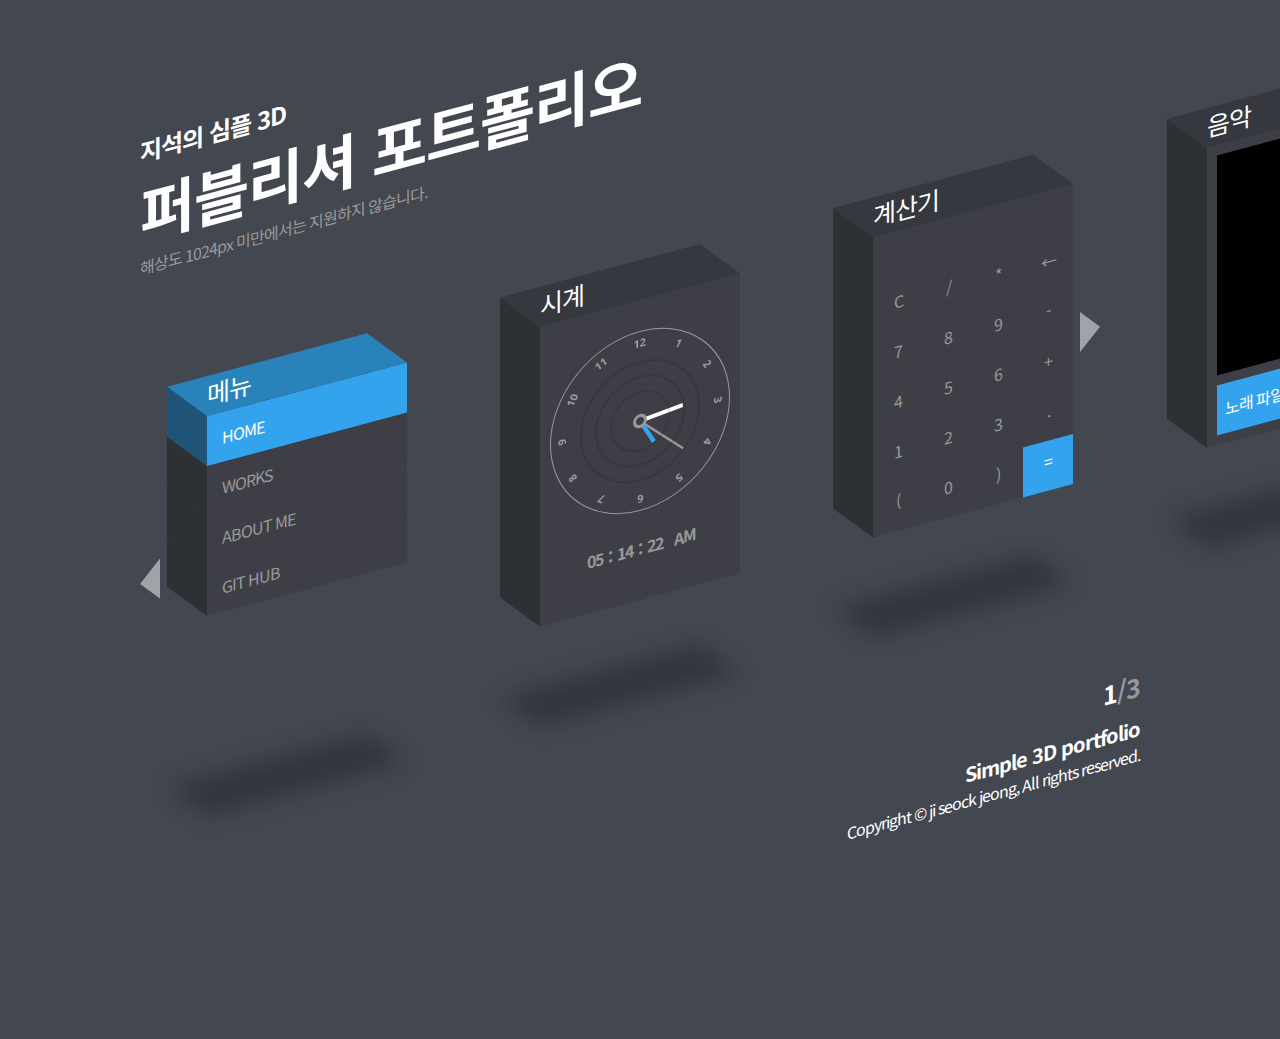
<file: index.html>
<!DOCTYPE html>
<html lang="ko">

<head>
    <meta charset="UTF-8">
    <meta http-equiv="X-UA-Compatible" content="IE=edge">
    <meta name="viewport" content="width=device-width, initial-scale=1.0">
    <title>Simple 3D : 정지석의 퍼블리셔 포트폴리오</title>
    <link rel ="shortcut icon" href="/images/3d.ico">
    <link rel="stylesheet" type="text/css" href="css/reset.css">
    <link rel="stylesheet" type="text/css" href="css/main.css">
    <!-- 홈 css -->
    <link rel="stylesheet" type="text/css" href="css/clock.css">
    <link rel="stylesheet" type="text/css" href="css/calculator.css">
    <link rel="stylesheet" type="text/css" href="css/music.css">
    <link rel="stylesheet" type="text/css" href="css/weather.css">
    <link rel="stylesheet" type="text/css" href="css/covid.css">
    <link rel="stylesheet" type="text/css" href="css/eye.css">
    <!-- 홈 css -->
    <script src="https://code.jquery.com/jquery-1.12.4.min.js"></script>
</head>

<body>
    <div class="wrap">
        <div class="inner">
            <div class="main-title">
                <h2>지석의 심플 3D</h2>
                <h1>퍼블리셔 포트폴리오</h1>
                <p>해상도 1024px 미만에서는 지원하지 않습니다.</p>
            </div>
            <div class="main-text">
                <span class="navi">1</span><span class=navi2>/3</span>
                <h1>Simple 3D portfolio</h1>
                <p>Copyright © ji seock jeong, All rights reserved.</p>
            </div>
            <section class="home">
                <div class="remote">
                    <div class="left-remote remote-btn"></div>
                    <div class="right-remote remote-btn"></div>
                </div>
                <div class="pages">
                    <div class="page1 page">
                        <nav>
                            <span class="title">메뉴</span>
                            <ul>
                                <li class="item-3d on"><a href="#">Home</a></li>
                                <li class="item-3d"><a href="#">Works</a></li>
                                <li class="item-3d"><a href="#">About me</a></li>
                                <li class="item-3d github"><a href="https://github.com/jiseockjeong/jiseockjeong.git"
                                    target="_blank">git hub</a></li>
                            </ul>
                        </nav>
                        <div class="clock item-3d box300">
                            <span class="title">시계</span>
                            <div class="clock-frame">
                                <div class="circle" id="sc"><i></i></div>
                                <div class="circle circle1" id="mn"><i></i></div>
                                <div class="circle circle2" id="hr"><i></i></div>
                            </div>
                            <div id="time">
                                <div id="hour">00</div>
                                <div id="minutes">00</div>
                                <div id="seconds">00</div>
                                <div id="ampm">AM</div>
                            </div>
                        </div>
                        <div class="calculator item-3d box300">
                            <span class="title">계산기</span>
                            <div id="display">
                            </div>
                            <div class="buttons">
                                <div class="button c-left">C</div>
                                <div class="button">/</div>
                                <div class="button">*</div>
                                <div class="button">&larr;</div>
                                <div class="button c-left">7</div>
                                <div class="button">8</div>
                                <div class="button">9</div>
                                <div class="button">-</div>
                                <div class="button c-left">4</div>
                                <div class="button">5</div>
                                <div class="button">6</div>
                                <div class="button">+</div>
                                <div class="button c-left">1</div>
                                <div class="button">2</div>
                                <div class="button">3</div>
                                <div class="button">.</div>
                                <div class="button c-left">(</div>
                                <div class="button">0</div>
                                <div class="button">)</div>
                                <div id="equal" class="button">=</div>
                            </div>
                        </div>
                    </div>
                    <div class="page2 page">
                        <div class="music item-3d box300">
                            <span class="title">음악</span>
                            <canvas id="canvas"></canvas>
                            <audio id="audio"></audio>
                            <input type="file" id="thefile" accept="audio/*">
                            <label for="thefile">
                                노래 파일을 업로드하세요.
                            </label>
                        </div>
                        </script>
                        <div class="weather item-3d box300">
                            <span class="title">날씨</span>
                            <div class="w-info">
                                <h2 class="city">서울</h2>
                                <div class="time"></div>
                                <div class="des-area">
                                    <div class="icon"></div>
                                    <div class="description"></div>
                                </div>
                                <div class="temp">현재 온도 : </div>
                                <div class="humidity">습도 : </div>
                                <div class="wind">풍속 : </div>
                                <div class="wind-deg">풍향 : </div>

                            </div>
                        </div>
                        <div class="covid item-3d box300">
                            <span class="title">코로나 현황</span>
                            <div class ="c-title">
                                <img src="./images/covid.png" alt ="기준 날짜" >
                                <h3>기준 날짜</h3>
                            </div>
                            <div class="c-day" id="cDay">기준 일 : 준비중</div>
                            <div class ="c-title">
                                <img src="./images/covid2.png" alt ="누적 확진자" >
                                <h3>누적 확진자</h3>
                            </div>
                            <div class="c-decide" id="cDecide">일일 확진자 : 준비중</div>
                            <div class ="c-title">
                                <img src="./images/covid3.png" alt ="누적 사망자" >
                                <h3>누적 사망자</h3>
                            </div>
                            <div class="c-death" id="cDeath">일일 사망자 : 준비중</div>
                        </div>
                    </div>
                    <div class="page3 page">
                        <div class="eye-tracker item-3d box300">
                            <span class="title">마우스 트래킹</span>
                            <div class ="face">
                                <div class ="eyes">
                                    <div class ="eye"></div>
                                    <div class ="eye"></div>
                                </div>
                            </div>
                        </div>
                        <div class="ready item-3d box300">
                            
                        </div>
                        <div class="ready item-3d box300">
                            
                        </div>
                    </div>
                </div>
            </section>
            <section class="works">
                <div class="remote">
                    <div class="left-remote remote-btn"></div>
                    <div class="right-remote remote-btn"></div>
                </div>
                <div class="pages">
                    <div class="page1 page">
                        <nav>
                            <span class="title">메뉴</span>
                            <ul>
                                <li class="item-3d"><a href="#">Home</a></li>
                                <li class="item-3d on"><a href="#">Works</a></li>
                                <li class="item-3d"><a href="#">About me</a></li>
                                <li class="item-3d github"><a href="https://github.com/jiseockjeong/jiseockjeong.git"
                                    target="_blank">git hub</a></li>
                            </ul>
                        </nav>
                        <div class="work item-3d box300">
                            <span class="title">토스</span>
                            <img src="images/toss.png" alt="toss">
                            <p class="loc">디자인 100%<br>
                                퍼블리싱 100%</p>
                            <p class="date">2022.05</p>
                            <a href="./portfolio/toss/index.html" target="_blank">보러가기</a>
                        </div>
                        <div class="work item-3d box300">
                            <span class="title">MLB</span>
                            <img src="images/mlb.png" alt="mlb">
                            <p class="loc">디자인 100%<br>
                                퍼블리싱 100%</p>
                            <p class="date">2022.05</p>
                            <a href="./portfolio/mlb/index.html" target="_blank">보러가기</a>
                        </div>
                    </div>
                    <div class="page2 page">
                        <div class="work item-3d box300">
                            <span class="title">쉐보레</span>
                            <img src="images/chevrolet.png" alt="chevrolet">
                            <p class="loc">디자인 100%<br>
                                퍼블리싱 100%</p>
                            <p class="date">2022.05</p>
                            <a href="./portfolio/chevrolet/index.html" target="_blank">보러가기</a>
                        </div>
                        <div class="work item-3d box300">
                            <span class="title">하나투어</span>
                            <img src="images/hanatour.png" alt="hanatour">
                            <p class="loc">디자인 100%<br>
                                퍼블리싱 100%</p>
                            <p class="date">2022.05</p>
                            <a href="./portfolio/hanatour/index.html" target="_blank">보러가기</a>
                        </div>
                        <div class="work item-3d box300">
                            <span class="title">캄파리</span>
                            <img src="images/campari.png" alt="campari">
                            <p class="loc">디자인 100%<br>
                                퍼블리싱 100%</p>
                            <p class="date">2022.05</p>
                            <a href="./portfolio/campari/index.html" target="_blank">보러가기</a>
                        </div>
                    </div>
                    <div class="page3 page">
                        <div class="work item-3d box300">
                            <span class="title">your.gg</span>
                            <img src="images/yourgg.png" alt="yourgg">
                            <p class="loc">디자인 100%<br>
                            </p>
                            <p class="date">2022.04</p>
                            <a href="./portfolio/yourgg.pdf" target="_blank">보러가기</a>
                        </div>
                        <div class="work item-3d box300">
                            <span class="title">내셔널지오그래픽</span>
                            <img src="images/ng.png" alt="national geographic">
                            <p class="loc">디자인 100%<br>
                                퍼블리싱 100%</p>
                            <p class="date">2022.03</p>
                            <a href="./portfolio/ng/index.html" target="_blank">보러가기</a>
                        </div>
                        <div class="work item-3d box300">
                            <span class="title">피키블라인더스</span>
                            <img src="images/peaky.png" alt="peaky blinders">
                            <p class="loc">디자인 100%<br>
                                퍼블리싱 100%</p>
                            <p class="date">2022.03</p>
                            <a href="./portfolio/peaky/index.html" target="_blank">보러가기</a>
                        </div>
                    </div>
                    <div class="page4 page">
                        <div class="work item-3d box300">
                            <span class="title">와인25</span>
                            <img src="images/wine25.png" alt="wine25">
                            <p class="loc">디자인 100%<br>
                                퍼블리싱 100%</p>
                            <p class="date">2022.01</p>
                            <a href="./portfolio/wine25/index.html" target="_blank">보러가기</a>
                        </div>
                        <div class="work item-3d box300">
                            <span class="title">준비중</span>
                            <div class="loading">
                                <img src="./images/loading.png" alt="loading">
                            </div>
                            <p class="loc">준비중<br>
                            </p>
                            <p class="date">준비중</p>
                            <a href="#">준비중</a>
                        </div>
                        <div class="work item-3d box300">
                            <span class="title">준비중</span>
                            <div class="loading">
                                <img src="./images/loading.png" alt="loading">
                            </div>
                            <p class="loc">준비중<br>
                            </p>
                            <p class="date">준비중</p>
                            <a href="#">준비중</a>
                        </div>
                    </div>
                </div>
            </section>
            <section class="me">
                <div class="remote">
                    <div class="left-remote remote-btn"></div>
                    <div class="right-remote remote-btn"></div>
                </div>
                <div class="pages">
                    <div class="page1 page">
                        <nav>
                            <span class="title">메뉴</span>
                            <ul>
                                <li class="item-3d"><a href="#">Home</a></li>
                                <li class="item-3d"><a href="#">Works</a></li>
                                <li class="item-3d on"><a href="#">About me</a></li>
                                <li class="item-3d github"><a href="https://github.com/jiseockjeong/jiseockjeong.git"
                                    target="_blank">git hub</a></li>
                            </ul>
                        </nav>
                        <div class="info box300 info-ani">
                            <span class="title">개인 정보</span>
                            <ul>
                                <li class="item-3d">이름?</li>
                                <li class="item-3d">생년월일?</li>
                                <li class="item-3d">거주지?</li>
                                <li class="item-3d">MBTI?</li>
                                <div class="blank blank2"></div>
                            </ul>
                        </div>
                        <div class="info box300">
                            <span class="title">자격증</span>
                            <ul>
                                <li class="item-3d">웹 디자인 기능사</li>
                                <div class="blank blank5"></div>
                            </ul>
                        </div>

                    </div>
                    <div class="page2 page">
                        <div class="info box300">
                            <span class="title">수상내역</span>
                            <ul>
                                <li class="item-3d">20전비 모범병사</li>
                                <div class="blank blank5"></div>
                            </ul>
                        </div>
                        <div class="info box300">
                            <span class="title">사용 언어</span>
                            <ul>
                                <li class="item-3d">Html5</li>
                                <li class="item-3d">Css3</li>
                                <li class="item-3d">Javascript</li>
                                <li class="item-3d">Sass</li>
                                <div class="blank blank2"></div>
                            </ul>
                        </div>
                        <div class="info box300">
                            <span class="title">프레임 워크</span>
                            <ul>
                                <li class="item-3d">jQuery</li>
                                <li class="item-3d">Bootstrap</li>
                                <div class="blank blank4"></div>
                            </ul>
                        </div>
                    </div>
                </div>
            </section>

        </div>
    </div>
    <!-- 홈 자바스크립트 -->
    <script src="js/clock.js"></script>
    <script src="js/calculator.js"></script>
    <script src="js/slide.js"></script>
    <script src="js/menu.js"></script>
    <script src="js/music.js"></script>
    <script src="js/weather.js"></script>
    <script src="js/covid.js"></script>
    <script src="js/eye.js"></script>
    <!-- 홈 자바스크립트 -->
</body>

</html>
</file>
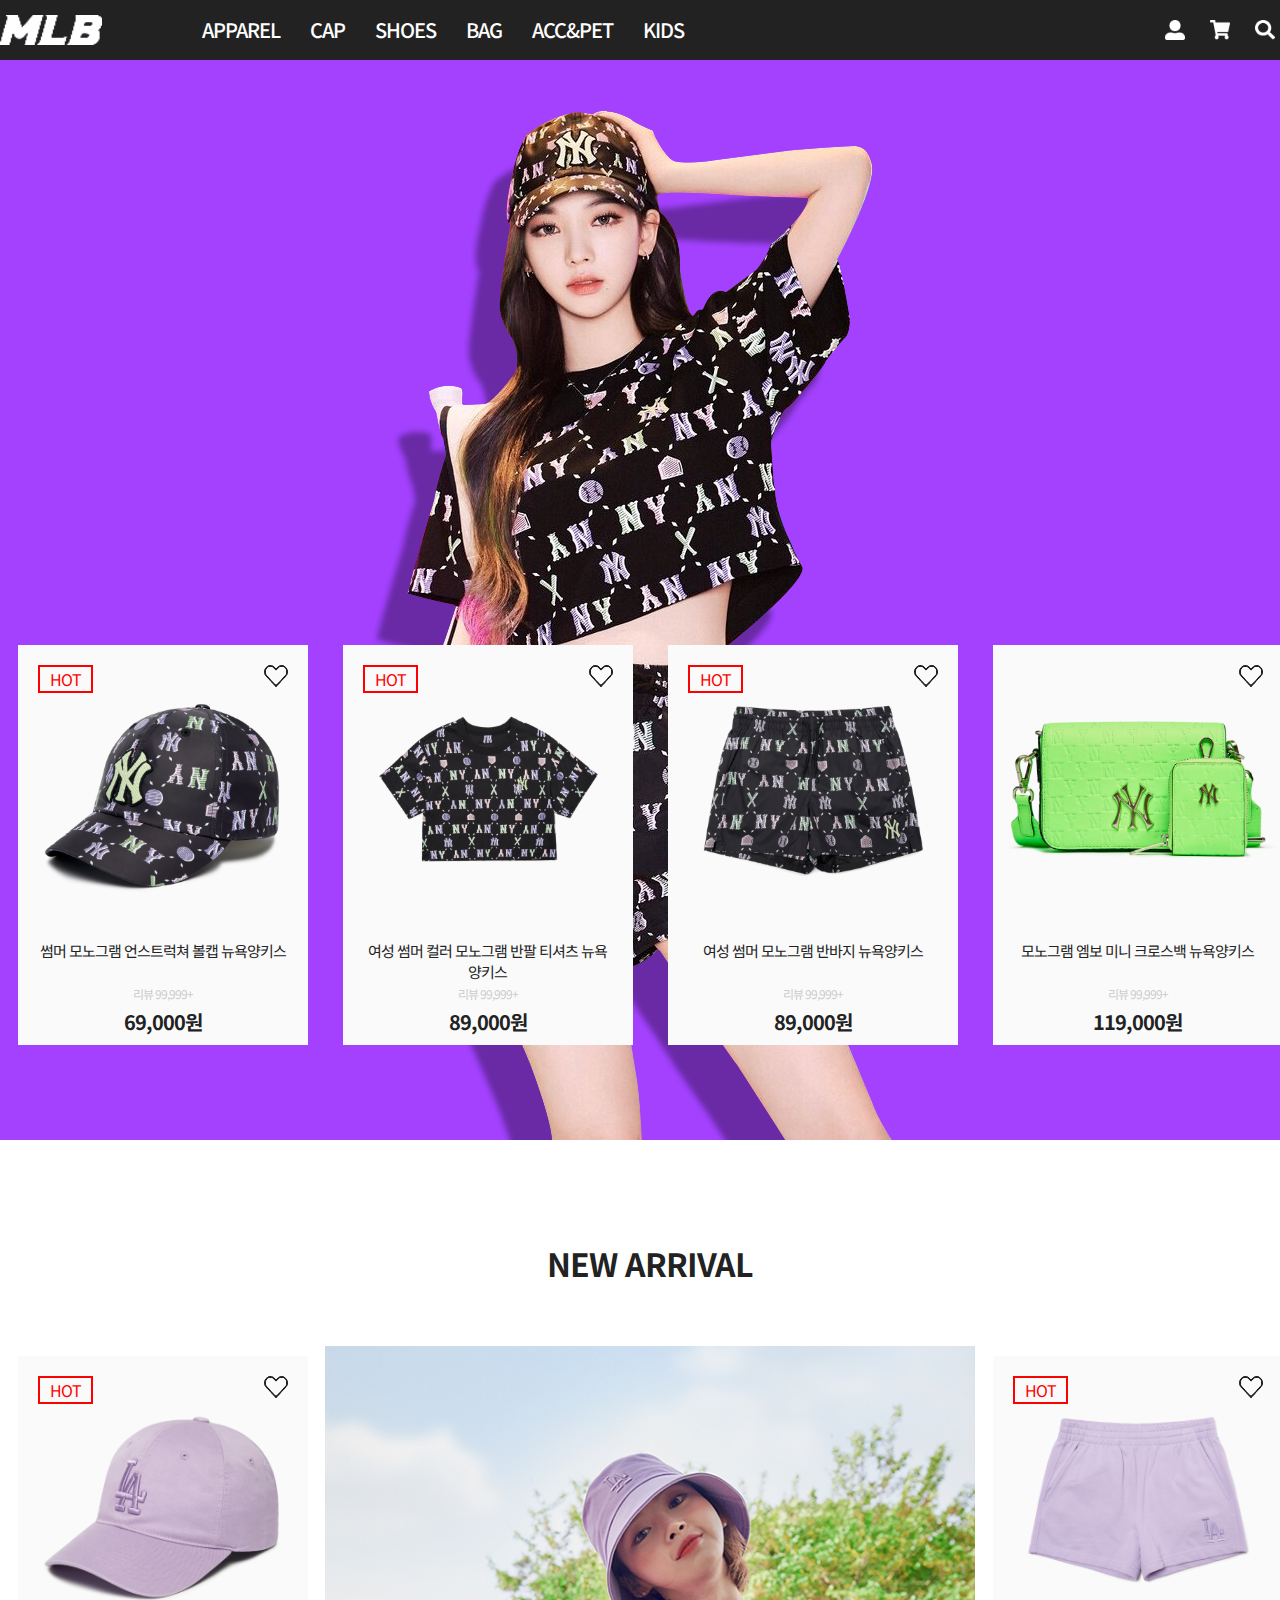
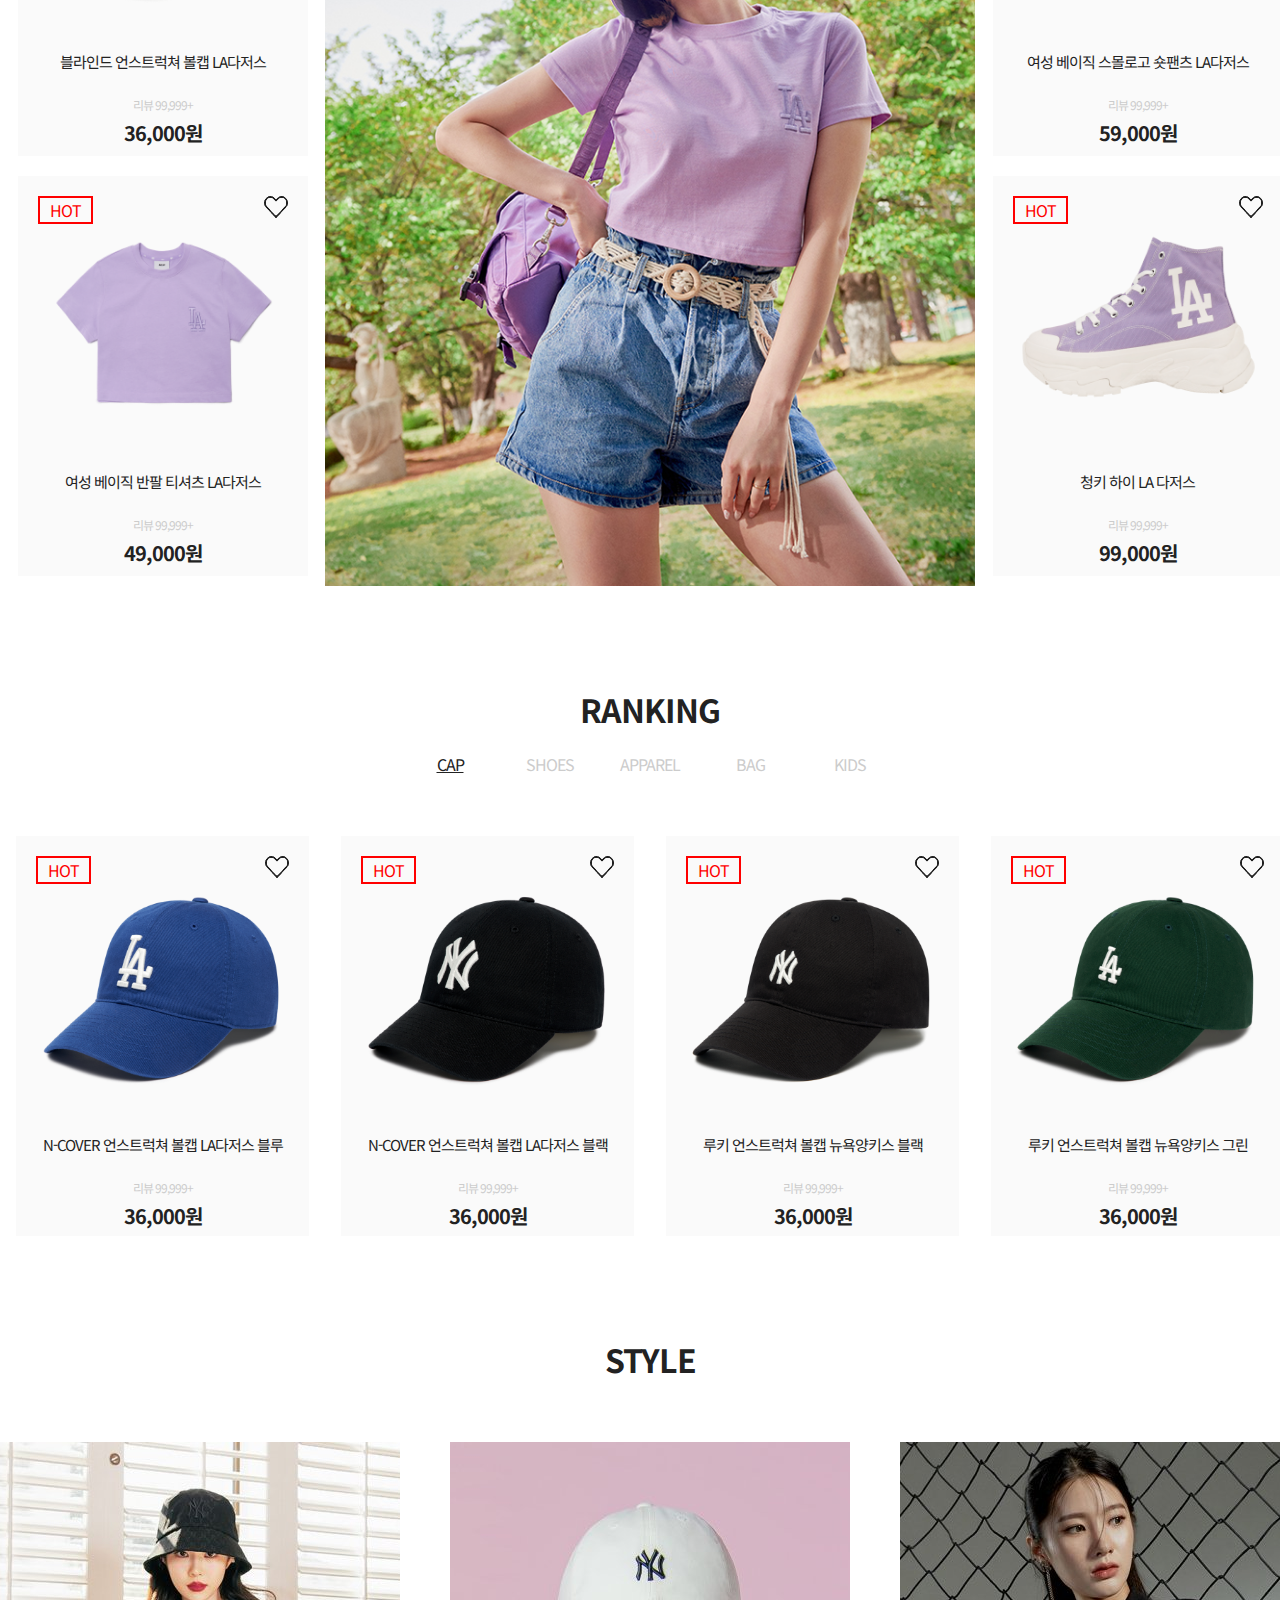
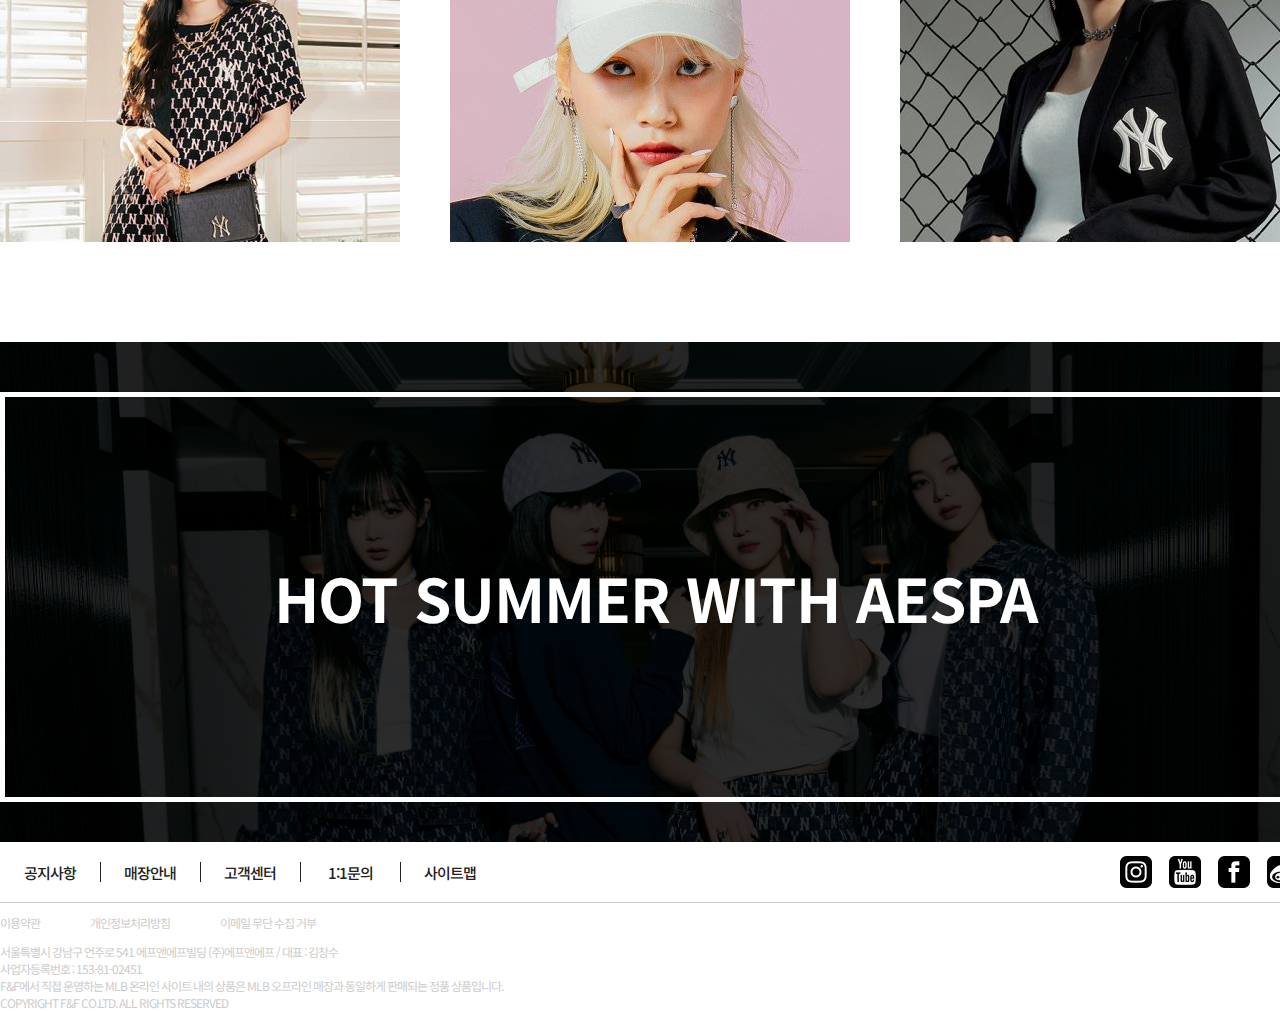
<file: portfolio/mlb/index.html>
<!DOCTYPE html>
<html lang="ko">

<head>
    <meta charset="UTF-8">
    <meta http-equiv="X-UA-Compatible" content="IE=edge">
    <meta name="viewport" content="width=device-width, initial-scale=1.0">
    <title>Document</title>
    <link rel="stylesheet" type="text/css" href="css/style.css">
    <link rel="preconnect" href="https://fonts.googleapis.com">
    <link rel="preconnect" href="https://fonts.gstatic.com" crossorigin>
    <link
        href="https://fonts.googleapis.com/css2?family=Josefin+Sans:wght@200;400;600&family=Noto+Sans+KR:wght@100;300;400;500;700;900&family=Noto+Sans:wght@100;200;300;400;500;600;700;800;900&display=swap"
        rel="stylesheet">
    <script src="https://code.jquery.com/jquery-1.12.4.min.js"></script>
    <script src="js/main.js"></script>
</head>

<body>
    <div class="top-btn">
        <span>TOP</span>
    </div>
    <div class ="login">
        <div class ="login-area">
            <div class ="inner">
                <div class ="cancel">
                    <img src ="images/cancel.png" alt ="닫기">
                </div>
            <h1>로그인</h1>
            <form action="">
                <div class="int-area">
                    <input type="text" name="id" id="id" autocomplete="off" required>
                    <label for ="id">ID</label>
                </div>
                <div class="int-area">
                    <input type="password" name="password" id="password" autocomplete="off" required>
                    <label for ="password">PASSWORD </label>
                </div>
                <div class="btn-area">
                    <button type="submit">로그인</button>
                    <button type="submit"><img src ="./images/kakao.png" alt ="카카오">카카오로 로그인</button>
                    <button type="submit"><img src ="./images/naver.png" alt ="네이버">네이버로 로그인</button>
                </div>
                <div class ="caption">
                    <a href ="#">비밀번호를 잃어버리셨나요?</a>
                </div>
            </div>
            </form>
        </div>
    </div>
    <div class ="search">
        <div class="search-area">
            <div class ="inner">
                <div class ="cancel">
                    <img src ="images/cancel.png" alt ="닫기">
                </div>
                <h1>검색하기</h1>
                <form action="">
                    <div class="int-area">
                        <input type="text" name="id" id="keyword" autocomplete="off" required>
                        <label for ="keyword">검색어를 입력해주세요.</label>
                        <button type="submit"><img src ="./images/search.png" alt ="검색"></button>
                        
                    </div>
                </form>
            </div>
        </div>
    </div>
    <header>
        <div class="inner">
            <div class="logo"><img src="./images/logo.png" alt="mlb로고"></div>
            <nav>
                <ul>
                    <li><a href="#">APPAREL</a></li>
                    <li><a href="#">CAP</a></li>
                    <li><a href="#">SHOES</a></li>
                    <li><a href="#">BAG</a></li>
                    <li><a href="#">ACC&AMP;PET</a></li>
                    <li><a href="#">KIDS</a></li>
                </ul>
            </nav>
            <div class="util">
                <ul>
                    <li><img src="./images/login.png" alt="로그인"></li>
                    <li><img src="./images/shop.png" alt="쇼핑하기"></li>
                    <li><img src="./images/srh.png" alt="검색하기"></li>
                </ul>
            </div>
        </div>
    </header>
    <section class="banner">
        <div class="inner">
            <div class="back">
                <img src="images/karina3.png" alt="카리나">
                <div class="font">
                    <img src="images/karina.png" alt="폰트 이미지">
                </div>
                <div class="font2">
                    <img src="images/karina.png" alt="폰트 이미지">
                </div>
            </div>
            <ul class="karina">
                <li>
                    <a href="#">
                        <div class="frame">
                            <div class="top-util">
                                <span>HOT</span>
                                <img src="images/heart.png" alt="찜하기">
                            </div>
                            <img src="images/closet3.png" alt="썸머 모노그램 언스트럭쳐 볼캡 뉴욕양키스">
                            <div class="text-area">
                                <span class="brand">썸머 모노그램 언스트럭쳐 볼캡 뉴욕양키스</span>
                                <span class="review">리뷰 99,999+</span>
                                <span class="price">69,000원</span>
                            </div>
                        </div>
                    </a>
                </li>
                <li>
                    <a href="#">
                        <div class="frame">
                            <div class="top-util">
                                <span>HOT</span>
                                <img src="images/heart.png" alt="찜하기">
                            </div>
                            <img src="images/closet.png" alt="여성 썸머 컬러 모노그램 반팔 티셔츠 뉴욕양키스">
                            <div class="text-area">
                                <span class="brand">여성 썸머 컬러 모노그램 반팔 티셔츠 뉴욕양키스</span>
                                <span class="review">리뷰 99,999+</span>
                                <span class="price">89,000원</span>
                            </div>
                        </div>
                    </a>
                </li>
                <li>
                    <a href="#">
                        <div class="frame">
                            <div class="top-util">
                                <span>HOT</span>
                                <img src="images/heart.png" alt="찜하기">
                            </div>
                            <img src="images/closet2.png" alt="여성 썸머 모노그램 반바지 뉴욕양키스">
                            <div class="text-area">
                                <span class="brand">여성 썸머 모노그램 반바지 뉴욕양키스</span>
                                <span class="review">리뷰 99,999+</span>
                                <span class="price">89,000원</span>
                            </div>
                        </div>
                    </a>
                </li>
                <li>
                    <a href="#">
                        <div class="frame">
                            <div class="top-util">
                                <img src="images/heart.png" alt="찜하기">
                            </div>
                            <img src="images/closet4.png" alt="모노그램 엠보 미니 크로스백 뉴욕양키스">
                            <div class="text-area">
                                <span class="brand">모노그램 엠보 미니 크로스백 뉴욕양키스</span>
                                <span class="review">리뷰 99,999+</span>
                                <span class="price">119,000원</span>
                            </div>
                        </div>
                    </a>
                </li>
            </ul>
            <ul class="winter">
                <li>
                    <a href="#">
                        <div class="frame">
                            <div class="top-util">
                                <img src="images/heart.png" alt="찜하기">
                            </div>
                            <img src="images/closet5.png" alt="모노그램 클래식 스트럭쳐 볼캡 뉴욕양키스">
                            <div class="text-area">
                                <span class="brand">모노그램 클래식 스트럭쳐 볼캡 뉴욕양키스</span>
                                <span class="review">리뷰 99,999+</span>
                                <span class="price">63,000원</span>
                            </div>
                        </div>
                    </a>
                </li>
                <li>
                    <a href="#">
                        <div class="frame">
                            <div class="top-util">
                                <span>HOT</span>
                                <img src="images/heart.png" alt="찜하기">
                            </div>
                            <img src="images/closet6.png" alt="다이아 모노그램 반팔 티셔츠 뉴욕양키스">
                            <div class="text-area">
                                <span class="brand">다이아 모노그램 반팔 티셔츠 뉴욕양키스</span>
                                <span class="review">리뷰 99,999+</span>
                                <span class="price">99,000원</span>
                            </div>
                        </div>
                    </a>
                </li>
                <li>
                    <a href="#">
                        <div class="frame">
                            <div class="top-util">
                                <img src="images/heart.png" alt="찜하기">
                            </div>
                            <img src="images/closet7.png" alt="여성 클래식 모노그램 데님 숏팬츠 뉴욕양키스">
                            <div class="text-area">
                                <span class="brand">여성 클래식 모노그램 데님 숏팬츠 뉴욕양키스</span>
                                <span class="review">리뷰 99,999+</span>
                                <span class="price">119,000원</span>
                            </div>
                        </div>
                    </a>
                </li>
                <li>
                    <a href="#">
                        <div class="frame">
                            <div class="top-util">
                                <span>HOT</span>
                                <img src="images/heart.png" alt="찜하기">
                            </div>
                            <img src="images/closet8.png" alt="모노그램 자카드 버킷백 뉴욕양키스">
                            <div class="text-area">
                                <span class="brand">모노그램 자카드 버킷백 뉴욕양키스</span>
                                <span class="review">리뷰 99,999+</span>
                                <span class="price">119,000원</span>
                            </div>
                        </div>
                    </a>
                </li>
            </ul>
            <ul class="ningning">
                <li>
                    <a href="#">
                        <div class="frame">
                            <div class="top-util">
                                <span>HOT</span>
                                <img src="images/heart.png" alt="찜하기">
                            </div>
                            <img src="images/closet9.png" alt="모노그램 클래식 버킷햇">
                            <div class="text-area">
                                <span class="brand">모노그램 클래식 버킷햇</span>
                                <span class="review">리뷰 99,999+</span>
                                <span class="price">73,000원</span>
                            </div>
                        </div>
                    </a>
                </li>
                <li>
                    <a href="#">
                        <div class="frame">
                            <div class="top-util">
                                <img src="images/heart.png" alt="찜하기">
                            </div>
                            <img src="images/closet10.png" alt="베이직 모노그램 백로고 반팔 티셔츠 뉴욕양키스">
                            <div class="text-area">
                                <span class="brand">베이직 모노그램 백로고 반팔 티셔츠 뉴욕양키스</span>
                                <span class="review">리뷰 99,999+</span>
                                <span class="price">69,000원</span>
                            </div>
                        </div>
                    </a>
                </li>
                <li>
                    <a href="#">
                        <div class="frame">
                            <div class="top-util">
                                <span>HOT</span>
                                <img src="images/heart.png" alt="찜하기">
                            </div>
                            <img src="images/closet11.png" alt="여성 클래식 모노그램 데님 스커트 뉴욕양키스">
                            <div class="text-area">
                                <span class="brand">여성 클래식 모노그램 데님 스커트 뉴욕양키스</span>
                                <span class="review">리뷰 99,999+</span>
                                <span class="price">119,000원</span>
                            </div>
                        </div>
                    </a>
                </li>
                <li>
                    <a href="#">
                        <div class="frame">
                            <div class="top-util">
                                <img src="images/heart.png" alt="찜하기">
                            </div>
                            <img src="images/closet12.png" alt="모노그램 자카드 호보백 뉴욕양키스">
                            <div class="text-area">
                                <span class="brand">모노그램 자카드 호보백 뉴욕양키스</span>
                                <span class="review">리뷰 99,999+</span>
                                <span class="price">99,000원</span>
                            </div>
                        </div>
                </li>
                </a>
            </ul>
            <ul class="giselle">
                <li>
                    <a href="#">
                        <div class="frame">
                            <div class="top-util">
                                <span>HOT</span>
                                <img src="images/heart.png" alt="찜하기">
                            </div>
                            <img src="images/closet13.png" alt="모노그램 클래식 리버서블 버킷햇">
                            <div class="text-area">
                                <span class="brand">모노그램 클래식 리버서블 버킷햇</span>
                                <span class="review">리뷰 99,999+</span>
                                <span class="price">73,000원</span>
                            </div>
                        </div>
                    </a>
                </li>
                <li>
                    <a href="#">
                        <div class="frame">
                            <div class="top-util">
                                <img src="images/heart.png" alt="찜하기">
                            </div>
                            <img src="images/closet14.png" alt="모노그램 전판 프린트 셋업 바람막이 뉴욕양키스">
                            <div class="text-area">
                                <span class="brand">모노그램 전판 프린트 셋업 바람막이 뉴욕양키스</span>
                                <span class="review">리뷰 99,999+</span>
                                <span class="price">199,000원</span>
                            </div>
                        </div>
                    </a>
                </li>
                <li>
                    <a href="#">
                        <div class="frame">
                            <div class="top-util">
                                <span>HOT</span>
                                <img src="images/heart.png" alt="찜하기">
                            </div>
                            <img src="images/closet15.png" alt="모노그램 우븐 팬츠 뉴욕양키스">
                            <div class="text-area">
                                <span class="brand">모노그램 우븐 팬츠 뉴욕양키스</span>
                                <span class="review">리뷰 99,999+</span>
                                <span class="price">159,000원</span>
                            </div>
                        </div>
                    </a>
                </li>
                <li>
                    <a href="#">
                        <div class="frame">
                            <div class="top-util">
                                <img src="images/heart.png" alt="찜하기">
                            </div>
                            <img src="images/closet16.png" alt="모노그램 자카드 호보백 뉴욕양키스">
                            <div class="text-area">
                                <span class="brand">모노그램 자카드 호보백 뉴욕양키스</span>
                                <span class="review">리뷰 99,999+</span>
                                <span class="price">99,000원</span>
                            </div>
                        </div>
                    </a>
                </li>
            </ul>
        </div>
    </section>
    <section class="arrival">
        <div class="inner">
            <h2>NEW ARRIVAL</h2>
            <div class="img-area">
                <div class="left">
                    <ul>
                        <li>
                            <a href="#">
                                <div class="frame">
                                    <div class="top-util">
                                        <span>HOT</span>
                                        <img src="images/heart.png" alt="찜하기">
                                    </div>
                                    <img src="images/closet17.png" alt="블라인드 언스트럭쳐 볼캡 LA다저스">
                                    <div class="text-area">
                                        <span class="brand">블라인드 언스트럭쳐 볼캡 LA다저스</span>
                                        <span class="review">리뷰 99,999+</span>
                                        <span class="price">36,000원</span>
                                    </div>
                                </div>
                            </a>
                        </li>
                        <li>
                            <a href="#">
                                <div class="frame">
                                    <div class="top-util">
                                        <span>HOT</span>
                                        <img src="images/heart.png" alt="찜하기">
                                    </div>
                                    <img src="images/closet18.png" alt="여성 베이직 반팔 티셔츠 LA다저스">
                                    <div class="text-area">
                                        <span class="brand">여성 베이직 반팔 티셔츠 LA다저스</span>
                                        <span class="review">리뷰 99,999+</span>
                                        <span class="price">49,000원</span>
                                    </div>
                                </div>
                            </a>
                        </li>
                    </ul>
                </div>
                <div class="mid">
                    <img src="images/model.jpg" alt="">
                </div>
                <div class="right">
                    <ul>
                        <li>
                            <a href="#">
                                <div class="frame">
                                    <div class="top-util">
                                        <span>HOT</span>
                                        <img src="images/heart.png" alt="찜하기">
                                    </div>
                                    <img src="images/closet19.png" alt="여성 베이직 스몰로고 숏팬츠 LA다저스">
                                    <div class="text-area">
                                        <span class="brand">여성 베이직 스몰로고 숏팬츠 LA다저스</span>
                                        <span class="review">리뷰 99,999+</span>
                                        <span class="price">59,000원</span>
                                    </div>
                                </div>
                            </a>
                        </li>
                        <li>
                            <a href="#">
                                <div class="frame">
                                    <div class="top-util">
                                        <span>HOT</span>
                                        <img src="images/heart.png" alt="찜하기">
                                    </div>
                                    <img src="images/closet20.png" alt="청키 하이 LA 다저스">
                                    <div class="text-area">
                                        <span class="brand">청키 하이 LA 다저스</span>
                                        <span class="review">리뷰 99,999+</span>
                                        <span class="price">99,000원</span>
                                    </div>
                                </div>
                            </a>
                        </li>
                    </ul>
                </div>
            </div>
        </div>
    </section>
    <section class="ranking">
        <div class="inner">
            <h2>RANKING</h2>
            <ul>
                <li class="on">CAP</li>
                <li>SHOES</li>
                <li>APPAREL</li>
                <li>BAG</li>
                <li>KIDS</li>
            </ul>
            <div class="list">
                <ul class="cap">
                    <li>
                        <a href="#">
                            <div class="frame">
                                <div class="top-util">
                                    <span>HOT</span>
                                    <img src="images/heart.png" alt="찜하기">
                                </div>
                                <img src="images/cap1.png" alt="N-COVER 언스트럭쳐 볼캡 LA다저스 블루">
                                <div class="text-area">
                                    <span class="brand">N-COVER 언스트럭쳐 볼캡 LA다저스 블루</span>
                                    <span class="review">리뷰 99,999+</span>
                                    <span class="price">36,000원</span>
                                </div>
                            </div>
                        </a>
                    </li>
                    <li>
                        <a href="#">
                            <div class="frame">
                                <div class="top-util">
                                    <span>HOT</span>
                                    <img src="images/heart.png" alt="찜하기">
                                </div>
                                <img src="images/cap2.png" alt="N-COVER 언스트럭쳐 볼캡 LA다저스 블랙">
                                <div class="text-area">
                                    <span class="brand">N-COVER 언스트럭쳐 볼캡 LA다저스 블랙</span>
                                    <span class="review">리뷰 99,999+</span>
                                    <span class="price">36,000원</span>
                                </div>
                            </div>
                        </a>
                    </li>
                    <li>
                        <a href="#">
                            <div class="frame">
                                <div class="top-util">
                                    <span>HOT</span>
                                    <img src="images/heart.png" alt="찜하기">
                                </div>
                                <img src="images/cap3.png" alt="루키 언스트럭쳐 볼캡 뉴욕양키스 블랙">
                                <div class="text-area">
                                    <span class="brand">루키 언스트럭쳐 볼캡 뉴욕양키스 블랙</span>
                                    <span class="review">리뷰 99,999+</span>
                                    <span class="price">36,000원</span>
                                </div>
                            </div>
                        </a>
                    </li>
                    <li>
                        <a href="#">
                            <div class="frame">
                                <div class="top-util">
                                    <span>HOT</span>
                                    <img src="images/heart.png" alt="찜하기">
                                </div>
                                <img src="images/cap4.png" alt="루키 언스트럭쳐 볼캡 뉴욕양키스 그린">
                                <div class="text-area">
                                    <span class="brand">루키 언스트럭쳐 볼캡 뉴욕양키스 그린</span>
                                    <span class="review">리뷰 99,999+</span>
                                    <span class="price">36,000원</span>
                                </div>
                            </div>
                        </a>
                    </li>
                </ul>
                <ul class="shoes">
                    <li>
                        <a href="#">
                            <div class="frame">
                                <div class="top-util">
                                    <span>HOT</span>
                                    <img src="images/heart.png" alt="찜하기">
                                </div>
                                <img src="images/shoes1.png" alt="빅볼청키 A 뉴욕양키스">
                                <div class="text-area">
                                    <span class="brand">빅볼청키 A 뉴욕양키스</span>
                                    <span class="review">리뷰 99,999+</span>
                                    <span class="price">95,000원</span>
                                </div>
                            </div>
                        </a>
                    </li>
                    <li>
                        <a href="#">
                            <div class="frame">
                                <div class="top-util">
                                    <span>HOT</span>
                                    <img src="images/heart.png" alt="찜하기">
                                </div>
                                <img src="images/shoes2.png" alt="청키샌들 뉴욕양키스">
                                <div class="text-area">
                                    <span class="brand">청키샌들 뉴욕양키스</span>
                                    <span class="review">리뷰 99,999+</span>
                                    <span class="price">79,000원</span>
                                </div>
                            </div>
                        </a>
                    </li>
                    <li>
                        <a href="#">
                            <div class="frame">
                                <div class="top-util">
                                    <span>HOT</span>
                                    <img src="images/heart.png" alt="찜하기">
                                </div>
                                <img src="images/shoes3.png" alt="플레이볼 오리진 뮬 블랙">
                                <div class="text-area">
                                    <span class="brand">플레이볼 오리진 뮬 블랙</span>
                                    <span class="review">리뷰 99,999+</span>
                                    <span class="price">55,000원</span>
                                </div>
                            </div>
                        </a>
                    </li>
                    <li>
                        <a href="#">
                            <div class="frame">
                                <div class="top-util">
                                    <span>HOT</span>
                                    <img src="images/heart.png" alt="찜하기">
                                </div>
                                <img src="images/shoes4.png" alt="플레이볼 오리진 뮬 더블라인">
                                <div class="text-area">
                                    <span class="brand">플레이볼 오리진 뮬 더블라인</span>
                                    <span class="review">리뷰 99,999+</span>
                                    <span class="price">65,000원</span>
                                </div>
                            </div>
                        </a>
                    </li>
                </ul>
                <ul class="apparel">
                    <li>
                        <a href="#">
                            <div class="frame">
                                <div class="top-util">
                                    <span>HOT</span>
                                    <img src="images/heart.png" alt="찜하기">
                                </div>
                                <img src="images/apparel1.png" alt="베이직 스몰로고 반팔 티셔츠 뉴욕양키스 블랙">
                                <div class="text-area">
                                    <span class="brand">베이직 스몰로고 반팔 티셔츠 뉴욕양키스 블랙</span>
                                    <span class="review">리뷰 99,999+</span>
                                    <span class="price">39,000원</span>
                                </div>
                            </div>
                        </a>
                    </li>
                    <li>
                        <a href="#">
                            <div class="frame">
                                <div class="top-util">
                                    <span>HOT</span>
                                    <img src="images/heart.png" alt="찜하기">
                                </div>
                                <img src="images/apparel2.png" alt="베이직 스몰로고 반팔 티셔츠 뉴욕양키스 화이트">
                                <div class="text-area">
                                    <span class="brand">베이직 스몰로고 반팔 티셔츠 뉴욕양키스 화이트</span>
                                    <span class="review">리뷰 99,999+</span>
                                    <span class="price">39,000원</span>
                                </div>
                            </div>
                        </a>
                    </li>
                    <li>
                        <a href="#">
                            <div class="frame">
                                <div class="top-util">
                                    <span>HOT</span>
                                    <img src="images/heart.png" alt="찜하기">
                                </div>
                                <img src="images/apparel3.png" alt="페이즐리 백로고 반팔 티셔츠 뉴욕양키스">
                                <div class="text-area">
                                    <span class="brand">페이즐리 백로고 반팔 티셔츠 뉴욕양키스</span>
                                    <span class="review">리뷰 99,999+</span>
                                    <span class="price">59,000원</span>
                                </div>
                            </div>
                        </a>
                    </li>
                    <li>
                        <a href="#">
                            <div class="frame">
                                <div class="top-util">
                                    <span>HOT</span>
                                    <img src="images/heart.png" alt="찜하기">
                                </div>
                                <img src="images/apparel4.png" alt="여성 베이직 반팔 티셔츠 LA다저스">
                                <div class="text-area">
                                    <span class="brand">여성 베이직 반팔 티셔츠 LA다저스</span>
                                    <span class="review">리뷰 99,999+</span>
                                    <span class="price">49,000원</span>
                                </div>
                            </div>
                        </a>
                    </li>
                </ul>
                <ul class="bag">
                    <li>
                        <a href="#">
                            <div class="frame">
                                <div class="top-util">
                                    <span>HOT</span>
                                    <img src="images/heart.png" alt="찜하기">
                                </div>
                                <img src="images/bag1.png" alt="모노그램 자카드 호버백">
                                <div class="text-area">
                                    <span class="brand">모노그램 자카드 호버백</span>
                                    <span class="review">리뷰 99,999+</span>
                                    <span class="price">99,000원</span>
                                </div>
                            </div>
                        </a>
                    </li>
                    <li>
                        <a href="#">
                            <div class="frame">
                                <div class="top-util">
                                    <span>HOT</span>
                                    <img src="images/heart.png" alt="찜하기">
                                </div>
                                <img src="images/bag2.png" alt="MLB X DISNEY 모노그램 힙색 뉴욕양키스 블랙">
                                <div class="text-area">
                                    <span class="brand">MLB X DISNEY 모노그램 힙색 뉴욕양키스 블랙</span>
                                    <span class="review">리뷰 99,999+</span>
                                    <span class="price">83,300원</span>
                                </div>
                            </div>
                        </a>
                    </li>
                    <li>
                        <a href="#">
                            <div class="frame">
                                <div class="top-util">
                                    <span>HOT</span>
                                    <img src="images/heart.png" alt="찜하기">
                                </div>
                                <img src="images/bag3.png" alt="MLB X DISNEY 모노그램 힙색 뉴욕양키스 화이트">
                                <div class="text-area">
                                    <span class="brand">MLB X DISNEY 모노그램 힙색 뉴욕양키스 화이트</span>
                                    <span class="review">리뷰 99,999+</span>
                                    <span class="price">83,000원</span>
                                </div>
                            </div>
                        </a>
                    </li>
                    <li>
                        <a href="#">
                            <div class="frame">
                                <div class="top-util">
                                    <span>HOT</span>
                                    <img src="images/heart.png" alt="찜하기">
                                </div>
                                <img src="images/bag4.png" alt="모노그램 자카드 미니 크로스백">
                                <div class="text-area">
                                    <span class="brand">모노그램 자카드 미니 크로스백</span>
                                    <span class="review">리뷰 99,999+</span>
                                    <span class="price">99,000원</span>
                                </div>
                            </div>
                        </a>
                    </li>
                </ul>
                <ul class="kid">
                    <li>
                        <a href="#">
                            <div class="frame">
                                <div class="top-util">
                                    <span>HOT</span>
                                    <img src="images/heart.png" alt="찜하기">
                                </div>
                                <img src="images/kid1.png" alt="청키샌들 뉴욕 양키스 화이트">
                                <div class="text-area">
                                    <span class="brand">청키샌들 뉴욕 양키스 화이트</span>
                                    <span class="review">리뷰 99,999+</span>
                                    <span class="price">69,000원</span>
                                </div>
                            </div>
                        </a>
                    </li>
                    <li>
                        <a href="#">
                            <div class="frame">
                                <div class="top-util">
                                    <span>HOT</span>
                                    <img src="images/heart.png" alt="찜하기">
                                </div>
                                <img src="images/kid2.png" alt="청키샌들 뉴욕 양키스 블랙">
                                <div class="text-area">
                                    <span class="brand">청키샌들 뉴욕 양키스 블랙</span>
                                    <span class="review">리뷰 99,999+</span>
                                    <span class="price">69,000원</span>
                                </div>
                            </div>
                        </a>
                    </li>
                    <li>
                        <a href="#">
                            <div class="frame">
                                <div class="top-util">
                                    <span>HOT</span>
                                    <img src="images/heart.png" alt="찜하기">
                                </div>
                                <img src="images/kid3.png" alt="메가로고 티셔츠 세트 뉴욕 양키스">
                                <div class="text-area">
                                    <span class="brand">메가로고 티셔츠 세트 뉴욕 양키스</span>
                                    <span class="review">리뷰 99,999+</span>
                                    <span class="price">79,000원</span>
                                </div>
                            </div>
                        </a>
                    </li>
                    <li>
                        <a href="#">
                            <div class="frame">
                                <div class="top-util">
                                    <span>HOT</span>
                                    <img src="images/heart.png" alt="찜하기">
                                </div>
                                <img src="images/kid4.png" alt="베이직 로고 티셔츠 LA다저스">
                                <div class="text-area">
                                    <span class="brand">베이직 로고 티셔츠 LA다저스</span>
                                    <span class="review">리뷰 99,999+</span>
                                    <span class="price">26,000원</span>
                                </div>
                            </div>
                        </a>
                    </li>
                </ul>
            </div>
        </div>
    </section>
    <section class="style">
        <div class="inner">
            <h2>STYLE</h2>
            <div class="img-area">
                <ul>
                    <li class="box1">
                        <a href="#">
                            <div class="black">
                                <div class="text-area">
                                    <span>#원피스<br><br>
                                        여름 스타일링 고민 끝</span>
                                </div>
                            </div>
                        </a>
                    </li>
                    <li class="box2">
                        <a href="#">
                            <div class="black">
                                <div class="text-area">
                                    <span>#볼캡<br><br>
                                        쓰면 얼굴 소멸</span>
                                </div>
                            </div>
                        </a>
                    </li>
                    <li class="box3">
                        <a href="#">
                            <div class="black">
                                <div class="text-area">
                                    <span>#자켓<br><br>
                                        독보적인 아우라</span>
                                </div>
                            </div>
                        </a>
                    </li>
                </ul>
            </div>
        </div>
    </section>
    <section class="event">
        <div class="black">
            <div class="inner">
                <div class="text-area">
                    <h1>HOT SUMMER WITH AESPA</h1>
                </div>
            </div>
        </div>
    </section>
    <footer>
        <div class="top">
            <div class="inner">
                <ul>
                    <li><a href="#">공지사항</a></li>
                    <li><a href="#">매장안내</a></li>
                    <li><a href="#">고객센터</a></li>
                    <li><a href="#">1:1문의</a></li>
                    <li><a href="#">사이트맵</a></li>
                </ul>
                <div class="sns">
                    <ul>
                        <li><a href="#"></a></li>
                        <li><a href="#"></a></li>
                        <li><a href="#"></a></li>
                        <li><a href="#"></a></li>
                    </ul>
                </div>
            </div>
        </div>
        <div class="bottom">
            <div class="inner">
                <ul>
                    <li><a href="#">이용약관</a></li>
                    <li><a href="#">개인정보처리방침</a></li>
                    <li><a href="#">이메일 무단 수집 거부</a></li>
                </ul>
                <p>서울특별시 강남구 언주로 541 에프앤에프빌딩 (주)에프앤에프 / 대표 : 김창수<br>
                    사업자등록번호 : 153-81-02451<br>
                    F&F에서 직접 운영하는 MLB 온라인 사이트 내의 상품은 MLB 오프라인 매장과 동일하게 판매되는 정품 상품입니다.<br>
                    COPYRIGHT F&F CO.LTD. ALL RIGHTS RESERVED</p>
            </div>
        </div>
    </footer>
    </div>
</body>

</html>
</file>
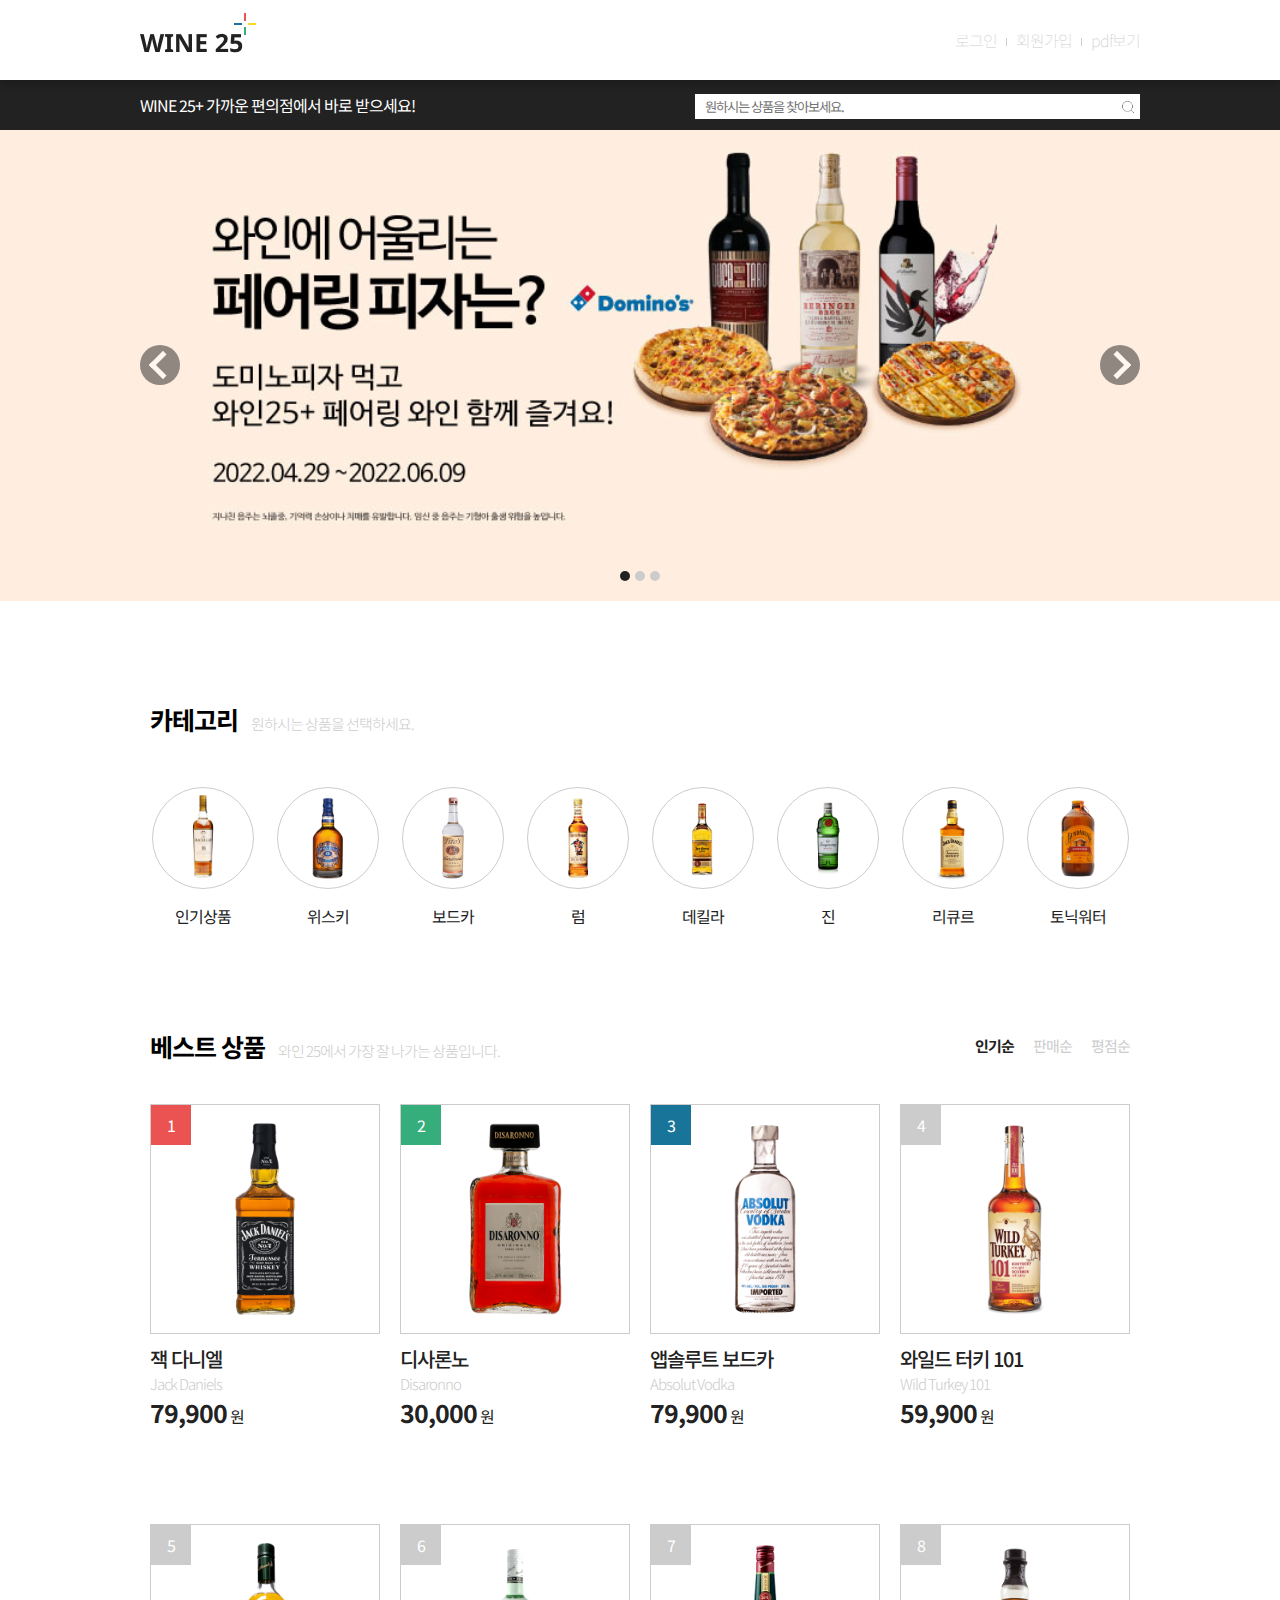
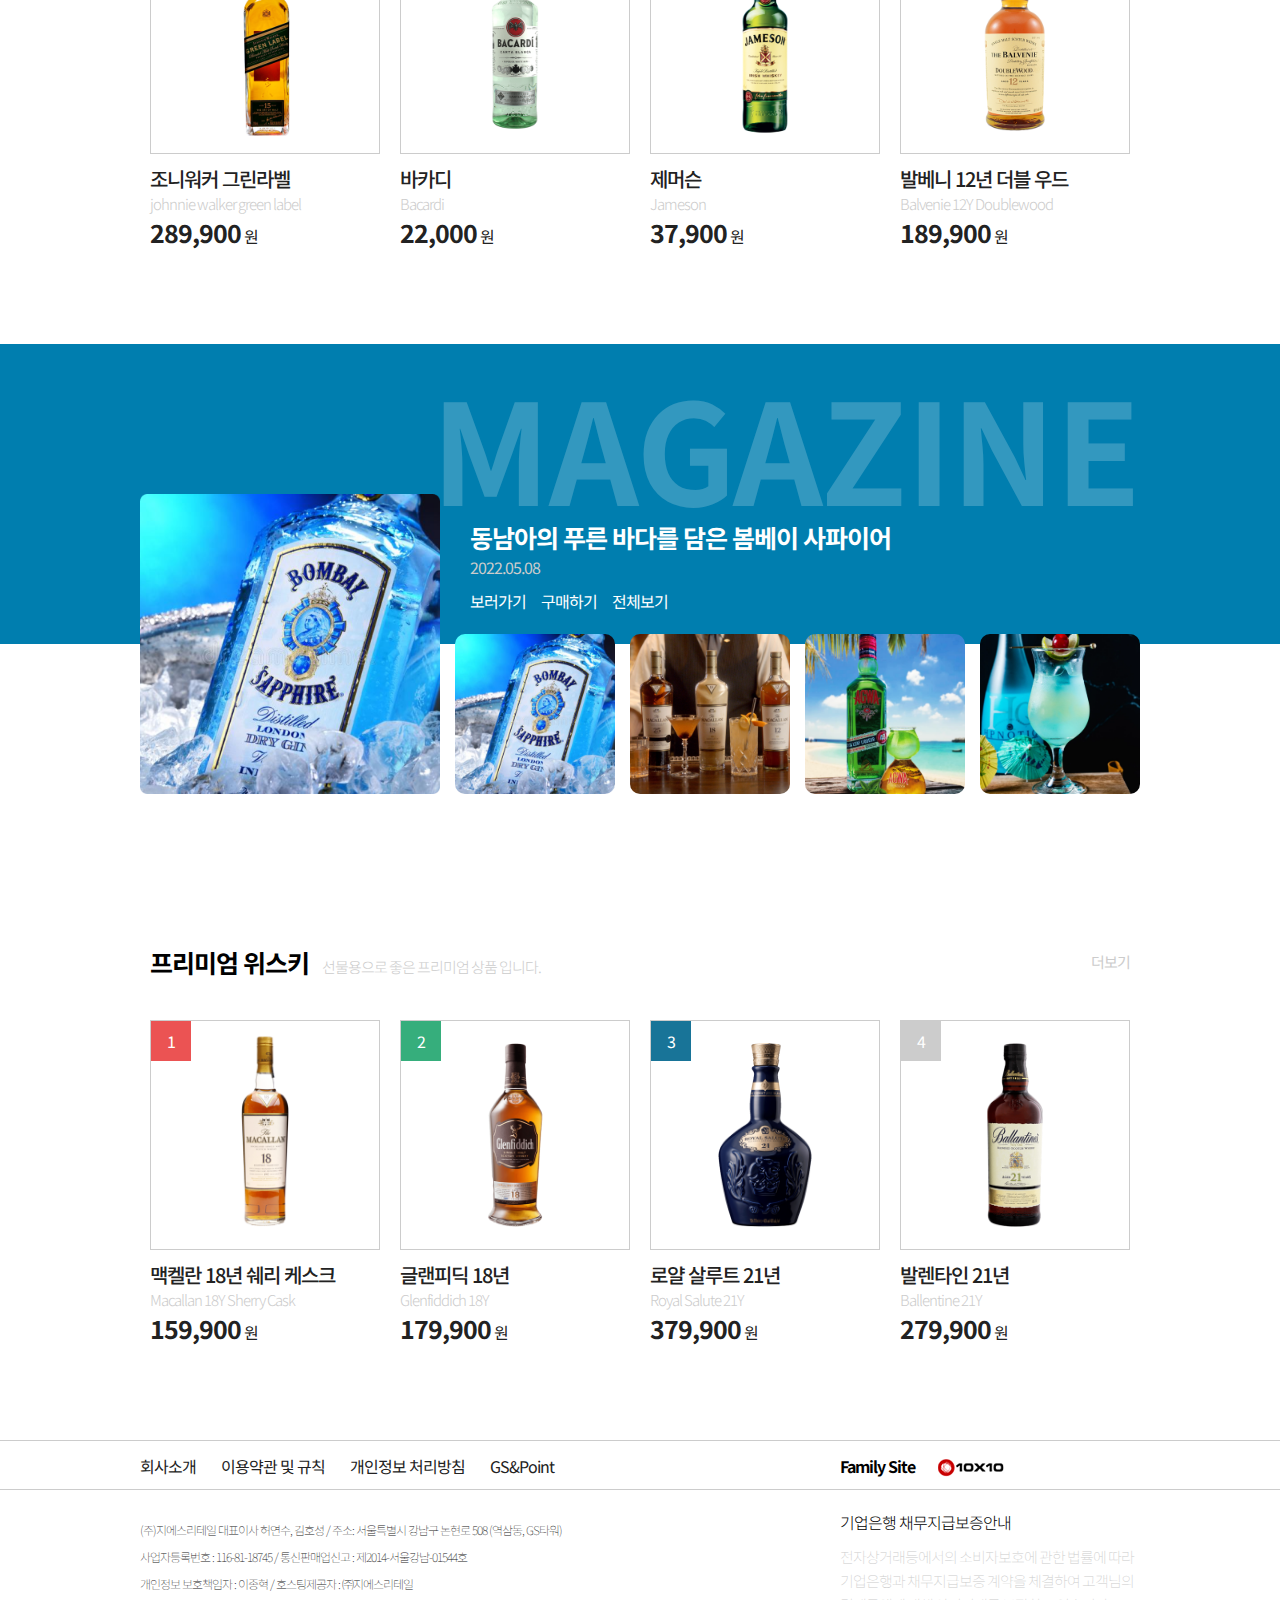
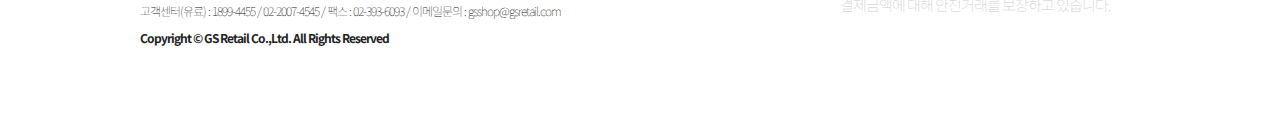
<file: portfolio/wine25/index.html>
<!DOCTYPE html>
<html lang="en">

<head>
    <meta charset="UTF-8">
    <title>와인 25 : 편리한 주류 픽업 서비스</title>
    <link rel="stylesheet" type="text/css" href="css/style.css">
    <link rel="stylesheet" type="text/css" href="css/responsive.css">
    <link rel="stylesheet" type="text/css" href="css/responsive2.css">
    <link rel="preconnect" href="https://fonts.googleapis.com">
    <link rel="preconnect" href="https://fonts.gstatic.com" crossorigin>
    <link href="https://fonts.googleapis.com/css2?family=Josefin+Sans:wght@200;400;600&family=Noto+Sans+KR:wght@100;300;400;500;700;900&family=Noto+Sans:wght@100;200;300;400;500;600;700;800;900&display=swap" rel="stylesheet">
    <script src="https://code.jquery.com/jquery-1.12.4.min.js"></script>
    <script src="js/main.js"></script>
</head>

<body>
    <div class="wrap">
        <header>
            <div class="inner clearfix">
                <h1><a href="#"><img src="images/logo.png"></a></h1>
                <div class="util-area">
                    <ul>
                        <li><a href="#">로그인</a></li>
                        <li><a href="#">회원가입</a></li>
                        <li><a href="../wine25.pdf" target="_blank">pdf보기</a></li>
                    </ul>
                </div>
                <div class="m hammenu">
                <img src ="images/menu1.png" alt ="메뉴">
                </div>
            </div>
        </header>
        <section class ="srh">
            <div class ="inner clearfix">
              <div class ="text-area">
                  <span>WINE 25+ 가까운 편의점에서 바로 받으세요!</span>
              </div>
               <div class ="search-area">
                   <input type="text" class ="search-txt" placeholder="원하시는 상품을 찾아보세요."><a href="#"><img src="images/search1.png" alte ="검색"></a>
               </div>
            </div>
        </section>
        <section class="banner">
            <div class="inner  clearfix">
                <div class="banner-area">
                <ul class ="clearfix">
                    <li><a href ="#"><img src ="images/event1.jpg" alt ="이벤트페이지"></a></li>
                    <li><a href ="#"><img src ="images/event2.jpg" alt ="이벤트페이지"></a></li>
                    <li><a href ="#"><img src ="images/event3.jpg" alt ="이벤트페이지"></a></li>
                    
                </ul>
                <div class ="list">
                    <ul class="clearfix">
                        <li></li>
                        <li></li>
                        <li></li>
                    </ul>
                </div>
                <div class ="remote">
                    <div class ="button left"></div>
                    <div class ="button right"></div>
                </div>
                </div>
            </div>
        </section>
        <section class="main-nav">
            <div class="inner">
                <div class="title-area">
                    <h2>카테고리</h2>
                    <span>원하시는 상품을 선택하세요.</span>
                </div>
                <nav>
                    <ul class="clearfix">
                        <li><a href="#"><img src="./images/nav1.png" alt="인기상품">
                                <span>인기상품</span></a></li>
                        <li><a href="#"><img src="./images/nav2.png" alt="위스키">
                                <span>위스키</span></a></li>
                        <li><a href="#"><img src="./images/nav3.png" alt="보드카">
                                <span>보드카</span></a></li>
                        <li><a href="#"><img src="./images/nav4.png" alt="럼">
                                <span>럼</span></a></li>
                        <li><a href="#"><img src="./images/nav5.png" alt="데킬라">
                                <span>데킬라</span></a></li>
                        <li><a href="#"><img src="./images/nav6.png" alt="진">
                                <span>진</span></a></li>
                        <li><a href="#"><img src="./images/nav7.png" alt="리큐르">
                                <span>리큐르</span></a></li>
                        <li><a href="#"><img src="./images/nav8.png" alt="토닉워터">
                                <span>토닉워터</span></a></li>
                    </ul>
                </nav>
            </div>
        </section>
        <section class="best">
            <div class="inner">
                <div class="title-area">
                    <h2>베스트 상품</h2>
                    <span>와인 25에서 가장 잘 나가는 상품입니다.</span>
                    <ul class="clearfix">
                        <li><a href="#">인기순</a></li>
                        <li><a href="#">판매순</a></li>
                        <li><a href="#">평점순</a></li>
                    </ul>
                </div>
                <div class="best-area">
                    <ul class="clearfix">
                        <li>
                            <a href="#">
                               <div class="list-frame">
                                <div class="img-area">
                                    <div class="ranking">1</div>
                                    <img src="images/best1.png" alt="잭 다니엘">
                                </div>
                                <h4>잭 다니엘</h4>
                                <span>Jack Daniels</span>
                                <strong>79,900</strong>
                                <p>원</p>
                                </div>
                            </a>
                        </li>
                        <li>
                            <a href="#">
                               <div class="list-frame">
                                <div class="img-area">
                                    <div class="ranking">2</div>
                                    <img src="images/best2.png" alt="디사론노">
                                </div>
                                <h4>디사론노</h4>
                                <span>Disaronno</span>
                                <strong>30,000</strong>
                                <p>원</p>
                                </div>
                            </a>
                        </li>
                        <li>
                            <a href="#">
                               <div class="list-frame">
                                <div class="img-area">
                                    <div class="ranking">3</div>
                                    <img src="images/best3.png" alt="앱솔루트 보드카">
                                </div>
                                <h4>앱솔루트 보드카</h4>
                                <span>Absolut Vodka</span>
                                <strong>79,900</strong>
                                <p>원</p>
                                </div>
                            </a>
                        </li>
                        <li>
                            <a href="#">
                               <div class="list-frame">
                                <div class="img-area">
                                    <div class="ranking">4</div>
                                    <img src="images/best4.png" alt="와일드 터키 101">
                                </div>
                                <h4>와일드 터키 101</h4>
                                <span>Wild Turkey 101</span>
                                <strong>59,900</strong>
                                <p>원</p>
                                </div>
                            </a>
                        </li>
                        <li>
                            <a href="#">
                               <div class="list-frame">
                                <div class="img-area">
                                    <div class="ranking">5</div>
                                    <img src="images/best5.png" alt="조니워커 그린라벨">
                                </div>
                                <h4>조니워커 그린라벨</h4>
                                <span>johnnie walker green label</span>
                                <strong>289,900</strong>
                                <p>원</p>
                                </div>
                            </a>
                        </li>
                        <li>
                            <a href="#">
                               <div class="list-frame">
                                <div class="img-area">
                                    <div class="ranking">6</div>
                                    <img src="images/best6.png" alt="바카디">
                                </div>
                                <h4>바카디</h4>
                                <span>Bacardi</span>
                                <strong>22,000</strong>
                                <p>원</p>
                                </div>
                            </a>
                        </li>
                        <li>
                            <a href="#">
                               <div class="list-frame">
                                <div class="img-area">
                                    <div class="ranking">7</div>
                                    <img src="images/best7.png" alt="제머슨">
                                </div>
                                <h4>제머슨</h4>
                                <span>Jameson</span>
                                <strong>37,900</strong>
                                <p>원</p>
                                </div>
                            </a>
                        </li>
                        <li>
                            <a href="#">
                               <div class="list-frame">
                                <div class="img-area">
                                    <div class="ranking">8</div>
                                    <img src="images/best8.png" alt="발베니 12년 더블 우드">
                                </div>
                                <h4>발베니 12년 더블 우드</h4>
                                <span>Balvenie 12Y Doublewood</span>
                                <strong>189,900</strong>
                                <p>원</p>
                                </div>
                            </a>
                        </li>

                    </ul>
                </div>
            </div>
        </section>
        <section class="magazine">
            <div class="background">
                <div class="inner">
                    <strong>MAGAZINE</strong>
                </div>
            </div>
            <div class="magazine-area">
                <div class="inner">
                    <div class="text-area">
                        <h2>동남아의 푸른 바다를 담은 봄베이 사파이어</h2>
                        <span>2022.05.08</span>
                        <ul>
                            <li><a href="#">보러가기</a></li>
                            <li><a href="#">구매하기</a></li>
                            <li><a href="#">전체보기</a></li>
                        </ul>
                    </div>
                    <div class="img-area">
                        <div class="main-img">
                            <img src="images/magazine1.png" alt="봄베이 사파이어">
                        </div>
                        <ul class="clearfix">
                            <li><img src="images/magazine1.png" alt="봄베이 사파이어"></li>
                            <li><img src="images/magazine2.png" alt="맥켈란"></li>
                            <li><img src="images/magazine3.png" alt="아그와"></li>
                            <li><img src="images/magazine4.png" alt="힙노틱"></li>
                        </ul>
                    </div>
                </div>
            </div>
        </section>
        <section class="premium">
            <div class="inner">
                <div class="title-area">
                    <h2>프리미엄 위스키</h2>
                    <span>선물용으로 좋은 프리미엄 상품 입니다.</span>
                    <ul class="clearfix">
                        <li><a href="#">더보기</a></li>
                    </ul>
                </div>
                <div class="premium-area">
                    <ul class="clearfix">
                        <li>
                            <a href="#">
                                <div class="list-frame">
                                    <div class="img-area">
                                        <div class="ranking">1</div>
                                        <img src="images/pr1.png" alt="맥켈란 18년 쉐리 케스크">
                                    </div>
                                    <h4>맥켈란 18년 쉐리 케스크</h4>
                                    <span>Macallan 18Y Sherry Cask</span>
                                    <strong>159,900</strong>
                                    <p>원</p>
                                </div>
                            </a>
                        </li>
                        <li>
                            <a href="#">
                                <div class="list-frame">
                                    <div class="img-area">
                                        <div class="ranking">2</div>
                                        <img src="images/pr2.png" alt="글랜피딕 18년">
                                    </div>
                                    <h4>글랜피딕 18년</h4>
                                    <span>Glenfiddich 18Y</span>
                                    <strong>179,900</strong>
                                    <p>원</p>
                                </div>
                            </a>
                        </li>
                        <li>
                            <a href="#">
                                <div class="list-frame">
                                    <div class="img-area">
                                        <div class="ranking">3</div>
                                        <img src="images/pr3.png" alt="로얄 살루트 21년">
                                    </div>
                                    <h4>로얄 살루트 21년</h4>
                                    <span>Royal Salute 21Y</span>
                                    <strong>379,900</strong>
                                    <p>원</p>
                                </div>
                            </a>
                        </li>
                        <li>
                            <a href="#">
                                <div class="list-frame">
                                    <div class="img-area">
                                        <div class="ranking">4</div>
                                        <img src="images/pr4.png" alt="발렌타인 21년">
                                    </div>
                                    <h4>발렌타인 21년</h4>
                                    <span>Ballentine 21Y</span>
                                    <strong>279,900</strong>
                                    <p>원</p>
                                </div>
                            </a>
                        </li>
                    </ul>
                </div>
            </div>
        </section>
        <footer>
            <div class="footer-nav">
                <div class="inner clearfix">
                    <ul class="clearfix">
                        <li><a href="#">회사소개</a></li>
                        <li><a href="#">이용약관 및 규칙</a></li>
                        <li><a href="#">개인정보 처리방침</a></li>
                        <li><a href="#">GS&amp;Point</a></li>
                    </ul>
                    <div class="family-site">
                        <span>Family Site</span>
                        <a href="#"><img src="images/family.gif" alte="텐바이텐"></a>

                    </div>
                </div>
            </div>
            <div class="footer-info clearfix">
                <div class="inner">
                    <ul>
                        <li>(주)지에스리테일 대표이사 허연수, 김호성 / 주소: 서울특별시 강남구 논현로 508 (역삼동, GS타워)</li>
                        <li>사업자등록번호 : 116-81-18745 / 통신판매업신고 : 제2014-서울강남-01544호</li>
                        <li>개인정보 보호책임자 : 이종혁 / 호스팅제공자 : ㈜지에스리테일</li>
                        <li>고객센터(유료) : 1899-4455 / 02-2007-4545 / 팩스 : 02-393-6093 / 이메일문의 : gsshop@gsretail.com</li>
                        <li>Copyright © GS Retail Co.,Ltd. All Rights Reserved</li>

                    </ul>
                    <div class="right-info">
                        <strong>기업은행 채무지급보증안내</strong>
                        <span>전자상거래등에서의 소비자보호에 관한 법률에 따라 기업은행과 채무지급보증 계약을 체결하여 고객님의 결제금액에 대해 안전거래를 보장하고 있습니다.</span>
                    </div>
                </div>
            </div>
        </footer>

    </div>
    <div class="m m-menu">
       <div class ="m-top">TOP</div>
        <ul class="clearfix">
            <li><a href="#"><img src="images/home1.png" alt="홈">홈</a></li>
            <li><a href="#"><img src="images/gift.png" alt="선물함">선물함</a></li>
            <li><a href="#"><img src="images/search.png" alt="검색">검색</a></li>
            <li><a href="#"><img src="images/settings.png" alt="설정">설정</a></li>
        </ul>
    </div>
</body></html>
</file>
<file: css/main.css>
@import url('https://fonts.googleapis.com/css2?family=Noto+Sans+KR:wght@100;300;400;500;700;900&family=Noto+Sans:wght@300;400;500;600;700;800&display=swap');

body {
    font-family: 'Noto Sans', sans-serif;
    font-family: 'Noto Sans KR', sans-serif;
    min-height: 100vh;
    background-color: #434750;
    overflow: hidden;
}

.wrap {
    width: 100%;
}

.inner {
    width: 1000px;
    margin: 0 auto;
    height: 100vh;
    display: flex;
    justify-content: center;
    align-items: center;
    transform: skewY(-15deg);
    position: relative;
}

/* ----------main-title---------- */

.main-title{
    position: absolute;
    top:0px;
    left:0px;
    color:white;
}

.main-title h1{
    font-size: 60px;
}

.main-title p{
    color:#999;
}

.main-text{
    position: absolute;
    bottom:0px;
    right:0px;
    color:white;
    text-align: right;
}

.main-text span{
    color:#999;
    font-size: 25px;
    font-weight: bold;
}

.main-text h1{
    font-size: 20px;
    margin-top: 10px;
}

.main-text .navi{
    color:white;
}

/* ----------remote---------- */

.remote-btn{
    width: 40px;
    height: 40px;
    border:20px solid transparent;
    opacity: 0.5;
    transition: 0.5s;
    cursor: pointer;
    top:50%;
    z-index: 99;
    transform: translate(-50%,-50%);
    position: absolute;
}

.remote-btn:hover{
    opacity: 1;
}

.left-remote{
    border-right: 20px solid #fff;
    left:0%;
}

.right-remote{
    border-left: 20px solid #fff;
    right:0%;
}


/* ----------nav---------- */

nav {
    position: relative;
}

ul li {
    position: relative;
    width: 200px;
    background: #3e3f46;
    height: 50px;
    line-height: 50px;
    transition: 0.5s;
    opacity: 1;
    padding-left: 15px;
}

.item-3d {
    transition: 0.5s;
    color: #999;
}

li.item-3d:hover {
    background: #33a3ee;
    transform: translate(20px,20px);
}

li.item-3d:hover::before {
    background: #1f5378;
}

li.item-3d:hover::after {
    background: #2982b9;
}

li.on {
    background: #33a3ee;
}

li.on a{
    color:white;
}

li.on::before {
    background: #1f5378;
}

li.on::after {
    background: #2982b9;
}


ul li:nth-child(1) {
    z-index: 5;
}

ul li:nth-child(2) {
    z-index: 4;
}

ul li:nth-child(3) {
    z-index: 3;
}

ul li:nth-child(4) {
    z-index: 2;
}

ul li:nth-child(5) {
    z-index: 1;
}

ul li:last-child::after {
    box-shadow: -250px 250px 20px rgba(0, 0, 0, 0.25);
}


ul li:first-child::after {
    box-shadow: -400px 400px 20px rgba(0, 0, 0, 0.25);
}

nav ul li:first-child::after{
    box-shadow: -400px 400px 20px rgba(0, 0, 0, 0);
}

.works .box300::after{
    box-shadow: -400px 400px 20px rgba(0, 0, 0, 0);
}

.works a::before{
    box-shadow: -150px 150px 20px rgba(0, 0, 0, 0.25);
}



.item-3d::before {
    content: '';
    position: absolute;
    width: 40px;
    height: 100%;
    background-color: #2e3133;
    top: 0;
    left: -40px;
    transform-origin: right;
    transform: skewY(45deg);
    transition: 0.5s;

}


.item-3d::after {
    content: '';
    position: absolute;
    width: 100%;
    height: 40px;
    background-color: #35383e;
    top: -40px;
    left: 0px;
    transform-origin: bottom;
    transform: skewX(45deg);
    transition: 0.5s;
}



ul li a {
    color: #999;
    display: block;
    text-transform: uppercase;
    transition: 0.5s;
}

ul li:hover a {
    color: #fff;
    letter-spacing: 5px;
}

/* ----------page---------- */

.home {
    width: 100%;
    position: absolute;
    
}

.works{
    width: 100%;
    position: absolute;
    display: none;
 
}

.me{
    width: 100%;
    position: absolute;
    display: none;
 
}

.pages{
    position: relative;
    display: flex;
    justify-content: center;
    align-items: center;
}

.page{
    width: 100%;
    display: flex;
    justify-content: space-around;
    position: absolute;
}

.page2{

    left:1000px;
}

.page3{

    left:2000px;
}

.page4{

    left:3000px;
}

.page5{

    left:4000px;
}

/* ----------clock---------- */


/* ----------calculator---------- */

.calculator {
    width: 200px;
    height: 300px;
    background: #3e3f46;
    position: relative;
    display: flex;
    align-items: center;
    justify-content: center;
    flex-direction: column;
}

#display {
    width: 100%;
    text-align: right;
    height: 50px;
    line-height: 50px;
    font-size: 25px;
    padding: 0px 10px;
}



.calculator .buttons {
    display: grid;
    grid-template-columns: 1fr 1fr 1fr 1fr;
    width: 100%;
}

.buttons>div {
    text-align: center;
    line-height: 40px;
    width: 50px;
    height: 50px;
    transition: 0.5s;
    position: relative;
    cursor: pointer;

}


.c-left::after {
    content: '';
    position: absolute;
    width: 40px;
    height: 100%;
    background-color: #1F5378;
    top: 0;
    left: -40px;
    transform-origin: right;
    transform: skewY(45deg);
    transition: 0.5s;
    opacity: 0;

}

.c-left:hover::after {
    opacity: 1;
}

.buttons>div:hover {
    background-color: #33A3EE;
    color: white;
}

#equal{
    background: #33a3ee;
    color:white;
}

/* ----------work---------- */

.work {
    width: 200px;
    height: 250px;
    background: #3e3f46;
    position: relative;
    z-index: 4;
    display: flex;
    align-items: center;
    flex-direction: column;
}


.title {
    position: absolute;
    color: white;
    top: -40px;
    left: -0px;
    font-size: 25px;
    z-index: 9;
}

.works .page{
    height: 300px;
}


.work img{
    width: 250px;
    height: 130px;
    margin-top: 10px;
    margin-bottom: 10px;
    transition: 0.5s;
    position: relative;
    z-index: 5;
    transform: translate(5px,5px);
}

.work .loading{
    width: 250px;
    height: 140px;
    margin-top: 10px;
    margin-bottom: 10px;
    position: relative;
    z-index: 5;
    display: flex;
    justify-content: center;
    align-items: center;
}

.work .loading img{
    width: 150px;
    height: 150px;
    animation-timing-function: linear;
    animation-name: spin;
    animation-duration: 5s;
    animation-iteration-count: infinite;
}

@keyframes spin {
    0%{
        transform: rotate(0deg);
    }
    100%{
        transform: rotate(-360deg);
    }
}

.work .loc{
    width: 200px;
    padding-left: 10px;
    margin-top: 5px;
    text-align: left;
    font-size: 15px;
    height: 60px;
    background-color: #3e3f46;
}

.work .date{
    width: 200px;
    height: 40px;
    padding-left: 10px;
    text-align: left;
    font-size: 15px;
    color:white;
    line-height: 40px;
    background-color: #3e3f46;
}


.work a{
    width: 200px;
    height: 50px;
    position: absolute;
    bottom: 0px;
    line-height: 50px;
    text-align: left;
    padding-left: 20px;
    color:white;
    background-color: #33a3ee;
    transition: 0.5s;
    bottom: -50px;
    z-index: -1;
}

.work a:hover{
    letter-spacing: 5px;
    transform: translate(20px,20px);
}



.work a::after {
    content: '';
    position: absolute;
    width: 40px;
    height: 100%;
    background-color: #1F5378;
    top: 0;
    left: -40px;
    transform-origin: right;
    transform: skewY(45deg);
    transition: 0.5s;
    z-index: -1;
}

.work a::before {
    content: '';
    position: absolute;
    width: 100%;
    height: 40px;
    background-color: #2982b9;
    top: -40px;
    left: 0px;
    transform-origin: bottom;
    transform: skewX(45deg);
    transition: 0.5s;
    z-index: -1;
}

/* ----------info---------- */

.info {
    width: 200px;
    height: 300px;
    position: relative;
    display: flex;
    align-items: center;
    flex-direction: column;
}

.info .blank{
    width: 200px;
    height: 50px;
    background-color: #3e3f46;
    position: relative;
}

.info .blank2{
    height: 100px;
}

.info .blank3{
    height: 150px;
}

.info .blank4{
    height: 200px;
}

.info .blank5{
    height: 250px;
}

.info .blank::after{
    content: '';
    position: absolute;
    width: 40px;
    height: 100%;
    background-color: #2e3133;
    top: 0;
    left: -40px;
    transform-origin: right;
    transform: skewY(45deg);
    transition: 0.5s;
}

.info .blank::before {
    content: '';
    position: absolute;
    width: 100%;
    height: 40px;
    background-color: #35383e;
    top: -40px;
    left: 0px;
    transform-origin: bottom;
    transform: skewX(45deg);
    transition: 0.5s;
}


.info .page{
    height: 300px;
}


.info p{
    color: #999;
    display: block;
    text-transform: uppercase;
    transition: 0.5s;
    padding-left: 15px;
    font-size: 20px;
    line-height: 50px;
    text-align: left;
    width: 200px;
}

.info ul li:hover{
    color:#fff;
    letter-spacing: 5px;
}

.info li.item-3d:hover {
    background: #33a3ee;
    transform: translate(0px,0px);
}


/* ----------info---------- */

.ready {
    width: 200px;
    height: 300px;
    position: relative;
    display: flex;
    align-items: center;
    flex-direction: column;
    background: #3e3f46;
    opacity: 0;
}
</file>
<file: css/clock.css>
.clock {
    width: 200px;
    height: 300px;
    background: #3e3f46;
    position: relative;
    display: flex;
    align-items: center;
    justify-content: center;
    flex-direction: column;
    transition: 1s;
}

.box300::after {
    box-shadow: -400px 400px 20px rgba(0, 0, 0, 0.25);
}


.clock-frame {
    width: 180px;
    height: 180px;
    border-radius: 50%;
    border: 1px solid #999;
    position: relative;
    display: flex;
    align-items: center;
    justify-content: center;
    background: url(../images/clock.png) no-repeat;
    background-size: cover;
    padding: 10px;
}

.clock-frame::after {
    content: '';
    position: absolute;
    width: 8px;
    height: 8px;
    border: 3px solid #999;
    border-radius: 50%;
    background-color: #3E3F46;
}

.circle {
    position: absolute;
    width: 120px;
    height: 120px;
    border: 2px solid rgba(0, 0, 0, 0.1);
    border-radius: 50%;
    display: flex;
    justify-content: center;
    align-items: flex-start;

}

.circle i {
    position: absolute;
    width: 2px;
    height: 50%;
    background-color: #999;
    opacity: 1;
    transform-origin: bottom;
    /* transform: scaleY(0.5); */
}

.circle1 i {
    background-color: #fff;
    width: 4px;
}

.circle2 i {
    background-color: #33A3EE;
    width: 4px;
}



.circle1 {
    width: 90px;
    height: 90px;
}

.circle2 {
    width: 60px;
    height: 60px;
}

#time {
    margin-top: 15px;
    display: flex;
    padding: 10px 20px;
    font-weight: bold;
}

#time div {
    position: relative;
    width: 30px;
    text-align: center;
}

#time div:nth-child(1)::after,
#time div:nth-child(2)::after {
    content: ':';
    position: absolute;
    right: -2px;
    animation: blink 1s steps(1) infinite;
}

@keyframes blink {
    0% {
        opacity: 0;
    }

    50% {
        opacity: 1;
    }
}
</file>
<file: css/calculator.css>
.calculator {
    width: 200px;
    height: 300px;
    background: #3e3f46;
    position: relative;
    display: flex;
    align-items: center;
    justify-content: center;
    flex-direction: column;
}

#display {
    width: 100%;
    text-align: right;
    height: 50px;
    line-height: 50px;
    font-size: 25px;
    padding: 0px 10px;
}



.calculator .buttons {
    display: grid;
    grid-template-columns: 1fr 1fr 1fr 1fr;
    width: 100%;
}

.buttons>div {
    text-align: center;
    line-height: 40px;
    width: 50px;
    height: 50px;
    transition: 0.5s;
    position: relative;
    cursor: pointer;

}


.c-left::after {
    content: '';
    position: absolute;
    width: 40px;
    height: 100%;
    background-color: #1F5378;
    top: 0;
    left: -40px;
    transform-origin: right;
    transform: skewY(45deg);
    transition: 0.5s;
    opacity: 0;

}

.c-left:hover::after {
    opacity: 1;
}

.buttons>div:hover {
    background-color: #33A3EE;
    color: white;
}

#equal{
    background: #33a3ee;
    color:white;
}
</file>
<file: css/music.css>
.music {
    width: 200px;
    height: 300px;
    position: relative;
    display: flex;
    align-items: center;
    flex-direction: column;
    background: #3e3f46;
}


.music input[type="file"]{
    display: none;
}

label{
    color:white;
    height: 50px;
    margin-top: 10px;
    width: 180px;
    background-color: #33a3ee;
    position: relative;
    text-align: center;
    line-height: 50px;
    cursor: pointer;
}

.music canvas{
    width: 180px;
    height: 220px;
    background-color: #000;
    margin-top: 10px;
}
.input[type="file"]{
    border: 0px solid transparent;
}
</file>
<file: css/weather.css>
.weather {
    width: 200px;
    height: 300px;
    position: relative;
    display: flex;
    align-items: center;
    flex-direction: column;
    background: #3e3f46;
}

.w-info h2{
    margin: 10px;
}

.w-info >div{
    width: 180px;
    margin: 5px 10px;
}

.weather .time{
    font-size: 12px;
    margin-top: 10px;
}


.weather .des-area{
    display: flex;
    align-items: center;
}
</file>
<file: css/covid.css>
.covid {
    width: 200px;
    height: 300px;
    position: relative;
    display: flex;
    align-items: center;
    flex-direction: column;
    background: #3e3f46;
}

.covid >div{
    height: 50px;
    width: 180px;
    line-height: 50px;
    font-size: 20px;
}

.covid >div h3{
    font-size: 15px;
}

.covid .c-title{
    display: flex;
    align-items: center;
    height: 25px;
    margin-top: 10px;
}

.covid >div img{
    width: 20px;
    margin-right: 10px;
}
</file>
<file: css/eye.css>
.eye-tracker {
    width: 200px;
    height: 300px;
    position: relative;
    display: flex;
    align-items: center;
    flex-direction: column;
    background: #3e3f46;
}

.face{
    position: relative;
    width: 180px;
    height: 180px;
    border-radius: 50%;
    background-color: #FDAF75;
    margin-top: 20px;
    display: flex;
    align-items: center;
    justify-content: center;
}

.face::before{
    content: '';
    position: absolute;
    background: #F24A72;
    width: 100px;
    height: 50px;
    top:120px;
    border-bottom-left-radius: 50px;
    border-bottom-right-radius: 50px;
    transition: 0.5s;
}


.eyes{
    position: relative;
    top:-20px;
    display: flex;
}

.eyes .eye{
    position: relative;
    width: 60px;
    height: 60px;
    display: block;
    background-color: #fff;
    margin: 0 15px;
    border-radius: 50% ;
}

.eyes .eye::before{
    content: '';
    position: absolute;
    top:50%;
    left:20px;
    transform: translate(-50%,-50%);
    width: 30px;
    height: 30px;
    background-color: #222;
    border-radius: 50%;
}
</file>
<file: portfolio/mlb/css/style.css>
* {
    padding: 0px;
    margin: 0px;
    letter-spacing: -1px;
    font-family: 'Noto Sans KR', sans-serif;
}

li {
    list-style: none;
}

.clearfix::after{
    content: "";
    display: block;
    clear: both;
}

a{
    text-decoration: none;
}

.top-btn{
    width: 80px;
    height: 80px;
    background: #222;
    position: fixed;
    bottom: 50px;
    right: 50px;
    text-align: center;
    line-height: 80px;
    color:white;
    z-index: 99;
    cursor: pointer;
    box-sizing: border-box;
    transition: 0.5s;
    display: none;
    border-radius: 50%;
}

/* ---------------ALL-------------- */

.cancel{
    width: 20px;
    height: 20px;
    position: absolute;
    right:30px;
    top:30px;
    opacity: 0.5;
    transition: 0.5s;
    cursor: pointer;
}

.cancel:hover{
    opacity: 1;
}

.cancel img{
    width: 100%;
    height: 100%;
}

.login{
    width: 100%;
    height: 100vh;
    background-color: rgba(0,0,0,0.8);
    position: fixed;
    z-index: 99;
    display: none;
}

.login .login-area{
    width: 400px;
    height: 600px;
    background-color: white;
    position: absolute;
    top:50%;
    left:50%;
    transform: translate(-50%,-50%);
    border-radius: 15px;
}

.login .login-area .inner{
    width: 300px;
}

.login .login-area h1{
    font-size: 32px;
    color: #222;
    text-align: center;
    margin-bottom: 40px;
    margin-top: 40px;
}

.int-area{
    width: 100%;
    position: relative;
    margin-top: 20px;
}

.int-area:first-child{
    margin-top: 0px;
}

.int-area input{
    width: 280px;
    padding: 25px 10px;
    padding-bottom: 10px;
    background-color: transparent;
    border: transparent;
    border-bottom: 1px solid #222;
    font-size: 18px;
    color:#222;
}

.int-area label{
    position: absolute;
    left:10px;
    top:20px;
    transition: all .5s ease;
}

.int-area input:focus + label,
.int-area input:valid + label {
    top: 5px;;
    font-size: 13px; color:#ccc
}

.btn-area{
    margin-top: 30px;
}

.btn-area button{
    width: 100%;
    height: 50px;
    background-color: #222;
    color:#fff;
    font-size: 15px;
    border: none;
    margin-bottom: 20px;
    border-radius: 10px;
    position: relative;
    cursor: pointer;
}

.btn-area button img{
    width: 30px;
    height: 30px;
    position: absolute;
    left:20px;
    top:10px;
}

.btn-area button:nth-child(2){
    background-color: #fee500;
    color:#3b1e1e;
    font-weight: 500;
}

.btn-area button:nth-child(3){
    background-color: #03c75a;
}

.caption{
    margin-top: 20px;
    text-align: center;
}
.caption a{
    font-size: 15px;
    color:#222;
    transition: 0.5s;
}

.caption a:hover{
    color:#166cea;
}

/* ---------------login-------------- */

.search{
    width: 100%;
    height: 100vh;
    background-color: rgba(0,0,0,0.8);
    position: fixed;
    z-index: 99;
    display: none;
}

.search .cancel{
    right:25px;
    top:20px;
}

.search-area{
    width: 100%;
    height: 250px;
    background-color: white;
}

.search-area .inner{
    width: 1300px;
    margin: 0 auto;
    position: relative;
}

.search-area h1{
    font-size: 32px;
    color: #222;
    text-align: center;
    margin-bottom: 40px;
    padding-top: 40px;
}

.search-area .int-area{
    width: 100%;
    position: relative;
    margin-top: 20px;
}


.search-area .int-area input{
    width: 100%;
    padding: 25px 0px;
    padding-bottom: 10px;
    background-color: transparent;
    border: transparent;
    border-bottom: 1px solid #222;
    font-size: 18px;
    color:#222;
}

.search-area .int-area label{
    position: absolute;
    left:10px;
    top:20px;
    transition: all .5s ease;
}

.search-area .int-area button{
    width: 30px;
    height: 30px;
    position: absolute;
    top:16px;
    right:15px;
    border: 0px solid transparent;
    background: transparent;
    cursor: pointer;
}

.search-area .int-area button img{
    width: 100%;
}

/* ---------------search-------------- */

nav ul li a {
    text-decoration: none;
    color: #fff;
}

.util {
    position: absolute;
    right: 0px;

}

.util ul {
    display: flex;
    margin-top: 15px;
}

.util ul li {
    margin-right: 25px;
    cursor: pointer;
}

.util ul li img {
    width: 20px;
    margin-top: 5px;
    height: 20px;
}

.inner {
    width: 1300px;
    margin: 0 auto;
}

.wrap {
    background-color: A341FF;
}

header {
    height: 60px;
    z-index: 2;
    background-color: #222;
    width: 100%;
}

header .inner {
    display: flex;
    width: 1300px;
    height: 60px;
    margin: 0 auto;
    position: relative;
}

header .inner .logo img {
    height: 30px;
    margin-top: 15px;
}

nav ul {
    display: flex;
    margin-left: 100px;
}

nav ul li {
    margin-right: 30px;
    font-size: 20px;
    font-weight: 500;
    line-height: 60px;
}

/* ---------------header-------------- */

.banner {
    height: 1080px;
    width: 100%;
    background-color: #A341FF;
    transition: 0.5s;
    overflow: hidden;
}


.banner .back {
    width: 100%;
    height: 100%;
    position: relative;
}

.banner .back>img {
    width: 100%;
    height: 1080px;
    object-fit: cover;
    position: relative;
    z-index: 5;
}

.banner .back .font {
    position: absolute;
    top: 20%;
    width: 1300px;
    z-index: 3;
    left: -1000px;
    opacity: 0;
}

.banner .back .font.on {
    animation: left;
    animation-duration: 10s;
    transition-timing-function: ease-in;

}

.banner .back .font>img {
    width: 100%;
    opacity: 0.5;
    z-index: 2;
    position: relative;
}

.banner .back .font2 {
    width: 500px;
    position: absolute;
    top: 20%;
    right: -500px;
    opacity: 0;
}

.banner .back .font2.on{
    animation: right;
    animation-duration: 10s;
    transition-timing-function: ease-in;
    
}

.banner .back .font2>img {
    width: 100%;
    opacity: 1;
    z-index: 3;
    position: relative;
}

@keyframes left {
    0% {
        left: -1000px;
        opacity: 0;
    }

    5%{
        left: -50px;
        opacity: 1;
    }

    85%{
        left: 50px;
        opacity: 1;
    }

    100%{
        left: 1000px;
        opacity: 0;
    }
}

@keyframes right {
    0% {
        right: -500px;
        opacity: 0;
    }

    5%{
        right: -50px;
        opacity: 1;
    }

    85%{
        right: 50px;
        opacity: 1;
    }

    100%{
        right: 500px;
        opacity: 0;
    }
}

.banner ul {
    width: 100%;
    position: relative;
    bottom: 500px;
    display: none;
    z-index: 9;

}

.banner .karina{
    display: flex;
}

.banner .winter{
    display: none;
}

.banner .ningning{
    display: none;
}

.banner .giselle{
    display: none;
}

.banner ul li {
    width: 25%;
    height: 400px;
}

.banner ul li .frame {
    width: 290px;
    height: 100%;
    margin: 0 auto;
    background-color: #fafafa;
    position: relative;
}

/* .frame{
    cursor: pointer;
} */

.frame .top-util {
    position: absolute;
    width: 100%;
    margin-top: 20px;
    width: 100%;
}

.frame .top-util span {
    margin-left: 20px;
    padding: 0px 10px;
    border: 2px solid red;
    box-sizing: border-box;
    color: red;
    float:left;
}

.frame .top-util img {
    margin-right: 20px;
    width: 24px;
    height: 22px;
    float:right
}

.frame >img {
    width: 100%;

}

.frame .text-area {
    margin-left: 20px;
    margin-right: 20px;
}

.frame .text-area span {
    display: block;
}

.frame .text-area .brand {
    font-size: 15px;
    color: #222;
    height: 40px;
}

.frame .text-area .review {
    font-size: 12px;
    color: #ccc;
    margin-top: 5px;
    margin-bottom: 5px;
}

.frame .text-area .price {
    font-size: 20px;
    color: #222;
    font-weight: bold;
}

/* ---------------arrival-------------- */

section {
    text-align: center;
}

h2 {
    margin-top: 100px;
    font-size: 32px;
    color: #222;
    margin-bottom: 60px;

}

.arrival {
    background-color: #fff;
}

.arrival .img-area {
    width: 100%;
    height: 840px;
    display: flex;
}

.arrival .img-area .left {
    width: 25%;
    height: 100%;
    position: relative;
}

.arrival .left .frame {
    width: 290px;
    height: 100%;
    margin: 0 auto;
    background-color: #fafafa;
    position: relative;
}

.arrival .img-area .left ul li {
    background-color: white;
    height: 400px;
    padding-top: 10px;
    padding-bottom: 10px;
}

.arrival .img-area .mid {
    width: 50%;
    height: 100%;
    background-color: #222;
}

.arrival .img-area .mid img {
    width: 100%;
    height: 100%;
    object-fit: cover;
}

.arrival .img-area .right {
    width: 25%;
    height: 100%;
    background-color: #ccc;
}

.arrival .img-area .right {
    width: 25%;
    height: 100%;
    position: relative;
}

.arrival .right .frame {
    width: 290px;
    height: 100%;
    margin: 0 auto;
    background-color: #fafafa;
    position: relative;
}

.arrival .img-area .right ul li {
    background-color: white;
    height: 400px;
    padding-top: 10px;
    padding-bottom: 10px;
}

/* ---------------RANKING-------------- */

.ranking h2 {
    margin-bottom: 20px;
}

.ranking .inner>ul {
    display: flex;
    width: 500px;
    margin: 0 auto;
    margin-bottom: 60px;

}

.ranking .inner>ul li {
    width: 20%;
    color:#ccc;
    transition: 0.5;
    cursor: pointer;
    transition: 0.5s;
}

.ranking .inner>ul li.on{
    color:#222;
    text-decoration: underline;
}

.ranking .list ul {
    display: none;
}

.ranking .list .cap{
    display: flex;
}


.ranking .list ul li {
    width: 25%;
    height: 400px;
}

.ranking .list ul li .frame {
    width: 90%;
    height: 100%;
    margin: 0 auto;
    background-color: #fafafa;
    position: relative;
}

/* ---------------STYLE-------------- */

.style {
    margin-bottom: 100px;
}

.style .img-area {
    width: 100%;
    height: 400px;
}

.style .img-area ul {
    width: 100%;
    height: 100%;
    display: flex;
    justify-content: space-between;
}

.style .img-area ul li {
    background-size: cover;
    transition: 0.5s;
    width: 400px;
    height: 400px;
}

.style .img-area ul li .black{
    position: relative;
    width: 100%;
    height: 100%;
    background-color: rgba(0,0,0,0.7);
    opacity: 0;
    transition: 0.5s;
}

.style .img-area ul li .text-area{
    position: absolute;
    left:50%;
    top:50%;
    transform: translate(-50%,-50%);
    color:white;
    width:100%;
}

.style .img-area ul li .text-area span{
    font-size: 25px;
    line-height: 30px;
}


.style .img-area ul li:hover .black{
    opacity: 1;
}

.style .img-area ul .box1 {
    background: url(../images/style1.jpg);
    background-position: center top;
}

.style .img-area ul .box2 {
    background: url(../images/style2.jpg);
    background-position: center;

}

.style .img-area ul .box3 {
    background: url(../images/style3.jpg);
    background-position: center top;
}


/* ---------------EVENT-------------- */

.event {
    background-image: url(../images/event.jpeg);
    background-position: center top;
    background-size: cover;
    width: 100%;
    height: 500px;
}

.event .black {
    width: 100%;
    height: 100%;
    background-color: rgba(0, 0, 0, 0.8);
}

.event .black .inner {
    position: relative;
}

.event .black .text-area {
    width: 100%;
    height: 400px;
    border: 5px solid #fff;
    position: absolute;
    top: 50px;
}

.event .black .text-area h1 {
    font-size: 60px;
    font-weight: bold;
    line-height: 400px;
    color: white;
}

/* ---------------fOOTER-------------- */

footer .top .inner {
    position: relative;
}

footer .top .inner>ul {
    display: flex;
    height: 60px;
}

footer .top .inner>ul li {
    width: 100px;
    height: 100%;
    line-height: 60px;
    position: relative;
    text-align: center;
}

footer .top {
    width: 100%;
    border-bottom: 1px solid #ccc;
}


footer .top .inner>ul li a {
    font-size: 15px;
    font-weight: 500;
    line-height: 60px;
    text-decoration: none;
    color: #222;
}

footer .top .inner>ul li:after {
    content: "";
    display: block;
    clear: both;
    width: 1px;
    height: 20px;
    position: absolute;
    background-color: #222;
    top: 20px;
}

footer .top .inner>ul li:first-child:after {
    display: none;
}

footer .top .sns {
    position: absolute;
    top: 0px;
    right: 0px;

}

footer .top .sns ul {
    display: flex;
    margin-top: 13px;
}

footer .top .sns ul li {
    width: 34px;
    height: 34px;
    margin-left: 15px;
    background-image: url(../images/icons.png);
    cursor: pointer;
}

footer .top .sns ul li:nth-child(1) {
    background-position: 0px 0px;
}

footer .top .sns ul li:nth-child(2) {
    background-position: -80px 0px;
}

footer .top .sns ul li:nth-child(3) {
    background-position: -120px 0px;
}

footer .top .sns ul li:nth-child(4) {
    background-position: -160px 0px;
}

footer .bottom ul {
    display: flex;
    height: 40px;
}

footer .bottom ul li {
    margin-right: 50px;
    line-height: 40px;
    font-size: 12px;

}

footer .bottom ul li a {
    color: #ccc;
}

footer .bottom p {
    font-size: 12px;
    color: #ccc;
}
</file>
<file: portfolio/wine25/css/style.css>
* {
    margin: 0px;
    padding: 0px;
    letter-spacing: -1px;
    font-family: 'Noto Sans KR', sans-serif;
}

h2 {
    font-size: 25px;
}

.title-area {
    padding-top: 100px;
}


.m {
    display: none;
}

li {
    list-style: none;
}

a {
    text-decoration: none;
    color: #222;
}

.clearfix::after {

    content: '';

    display: block;

    clear: both;

}

.warp {
    width: 100%;
}

.inner {
    width: 1000px;
    margin: 0 auto;

}

.title-area ul {
    margin-right: 10px;
}

header {
    box-shadow: rgba(0, 0, 0, 0.24) 0px 3px 8px;
    position: relative;
    z-index: 2;

}

header h1 {
    float: left;
}

header h1 img {
    margin-top: 13px;
}


.util-area {
    float: right;
}

.util-area ul {}

.util-area ul li {
    float: left;
    height: 80px;
    line-height: 80px;
    margin-left: 19px;
    position: relative;
    font-weight: 100;
}

.util-area ul li a {
    color: #ccc;
}

.util-area ul li:hover a {
    color: #222;
}

.util-area ul li:after {
    content: '';
    clear: both;
    display: block;
    width: 1px;
    height: 8px;
    background: #ccc;
    position: absolute;
    top: 38px;
    left: -10px;

}

.util-area ul li:first-child:after {
    display: none;
}

.hammenu {
    width: 40px;
    height: 40px;
    float: right;
    margin-top: 14px;
    cursor: pointer;
}

.hammenu img {
    width: 100%;
}

/*----------------------srh------------------------*/
.srh{
    background: #222;
}

.srh .text-area{
    float:left;
    height: 50px;
}

.srh .text-area span{
    color:white;
    height: 50px;
    line-height: 50px;
}

.srh .search-area{
    height: 50px;
    line-height: 50px;
    float:right;
    width: 50%;
    text-align: right;

}

.srh .search-txt{
    width: 80%;
    background: #fff;
    border: none;
    outline: none;
    height: 25px;
    padding: 0px 10px;
    
}

.srh a{
    background: white;
    margin-top: 14px;
    float: right;
    position: relative;
    width: 25px;
    height: 25px;
}

.srh a img{
    width: 15px;
    height: 15px;
    position: absolute;
    left:50%;
    top:50%;
    transform: translate(-50%,-50%);
    background: white;
    
    
}



/*----------------------header------------------------*/



.banner {
    background: #FFEEE0;
}

.banner-area {
    position: relative;
    width: 100%;

}

.banner-area > ul {
    width: 90%;
    height: auto;
}

.banner-area > ul li {
}

.banner-area > ul li:nth-child(1){
    display: block;
}

.banner-area > ul li:nth-child(2){
    display: none;
}

.banner-area > ul li:nth-child(3){
    display: none;
}

.banner-area > ul li img {
    width: 100%;
}




.banner .list {
    position: absolute;
    left: 50%;
    bottom: 20px;
    transform: translate(-50%, 0%);
}

.banner .list ul {
    margin: 0 auto;
}

.banner .list li {
    width: 10px;
    height: 10px;
    border-radius: 50%;
    background: #ccc;
    float: left;
    margin-right: 5px;

}

.banner .list li:first-child {
    background: #222;
}

.banner .list li:last-child {
    margin-right: 0px;
}

.remote {
    width: 100%;
    height: 100%;
}

.remote .button {
    width: 40px;
    height: 40px;
    background: #222;
    position: absolute;
    top: 50%;
    border-radius: 50%;
    opacity: 0.5;
    transition: 0.5s;
    cursor: pointer;

}

.remote .button:hover{
    opacity: 1;
}

.remote .button:after{
    content: '';
    display: block;
    clear: both;
    width: 20px;
    height: 20px;
    position: absolute;
    left:13px;
    top:10px;
    transform: rotate(45deg);
    box-sizing: border-box;
    border-left:5px solid #fff;
    border-bottom:5px solid #fff;
}

.remote .left {
    left: 0%;
    transform: translate(0%, -50%);
}

.remote .right {
    right: 0%;
    transform: translate(0%, -50%);
}

.remote .right:after{
    transform: rotate(225deg);
    left:7px;
}

/*----------------------banner------------------------*/

.main-nav {}

.main-nav ul {}

.main-nav ul li {
    width: 12.5%;
    height: auto;
    float: left;
    text-align: center;

}

.main-nav ul li img {
    width: 80%;
    margin: 0 auto;
    border-radius: 50%;
    border: 1px solid #ccc;
    display: block;
    margin-top: 50px;

}

.main-nav ul li span {
    display: block;
    margin-top: 15px;
}

.main-nav .title-area {
    margin-left: 10px;
}

.main-nav .title-area h2 {
    display: inline-block;
}

.main-nav .title-area span {
    font-size: 15px;
    margin-left: 10px;
    color: #ccc;
    font-weight: 300;
}



/*----------------------main-nav------------------------*/


.best {}

.best .title-area {
    margin-left: 10px;
}

.best .title-area h2 {
    display: inline-block;
}

.best .title-area span {
    font-size: 15px;
    margin-left: 10px;
    color: #ccc;
    font-weight: 300;
}

.best .title-area ul {
    float: right;
}

.best .title-area ul li {
    float: left;
    margin-left: 19px;
    font-size: 15px;
    height: 36px;
    line-height: 36px;
}

.best .title-area ul li a {
    color: #ccc;
}

.best .title-area ul li:first-child a {
    color: #222;
    font-weight: bold;
}

.best .best-area {
    width: 100%;

}

.best .best-area ul {
    margin-top: 40px;
}

.best .best-area ul li {
    float: left;
    width: 230px;
    height: 380px;
    position: relative;
    margin-left: 10px;
    margin-right: 10px;
    box-sizing: border-box;
    margin-bottom: 40px;
}

.best .best-area ul li .img-area {
    width: 230px;
    height: 230px;
    border: 1px solid #ccc;
    box-sizing: border-box;
    text-align: center;
    position: relative;

}

.best .best-area ul li .img-area .ranking {
    width: 40px;
    height: 40px;
    background: #ccc;
    text-align: center;
    line-height: 40px;
    color: white;
}

.best .best-area ul li:first-child .img-area .ranking {
    background: #EB5353;
}

.best .best-area ul li:nth-child(2) .img-area .ranking {
    background: #36AE7C;
}

.best .best-area ul li:nth-child(3) .img-area .ranking {
    background: #187498;
}

.best .best-area ul li .img-area:hover img {
    width: 130px;
}

.best .best-area ul li .img-area img {
    width: 120px;
    height: auto;
    position: absolute;
    left: 50%;
    top: 50%;
    transform: translate(-50%, -50%);
    transition: 0.5s;
}

.best .best-area ul li h4 {
    font-size: 20px;
    font-weight: 500;
    margin-top: 10px;
}

.best .best-area ul li span {
    font-size: 15px;
    color: #ccc;
    font-weight: 300;
    display: block;
}

.best .best-area ul li strong {
    font-size: 25px;
    color: #222;
    font-weight: bold;
    display: inline-block;
}

.best .best-area ul li p {
    display: inline-block;
}


/*----------------------premium------------------------*/

.premium .title-area {

    margin-left: 10px;
}

.premium .title-area h2 {
    display: inline-block;
}

.premium .title-area span {
    font-size: 15px;
    margin-left: 10px;
    color: #ccc;
    font-weight: 300;
}

.premium .title-area ul {
    float: right;
}

.premium .title-area ul li {
    float: left;
    margin-left: 19px;
    font-size: 15px;
    height: 36px;
    line-height: 36px;
}

.premium .title-area ul li a {
    color: #ccc;
    transition: 0.5s;
}

.premium .title-area ul li:first-child:hover a {
    color: #222;
    font-weight: bold;
}

.premium .premium-area {
    width: 100%;

}

.premium .premium-area ul {
    margin-top: 40px;

}

.premium .premium-area ul li {
    float: left;
    width: 230px;
    height: 380px;
    position: relative;
    margin-left: 10px;
    margin-right: 10px;
    box-sizing: border-box;
    margin-bottom: 40px;
}

.premium .premium-area ul li .img-area {
    width: 230px;
    height: 230px;
    border: 1px solid #ccc;
    box-sizing: border-box;
    text-align: center;
    position: relative;
}

.premium .premium-area ul li .img-area .ranking {
    width: 40px;
    height: 40px;
    background: #ccc;
    text-align: center;
    line-height: 40px;
    color: white;
}

.premium .premium-area ul li:first-child .img-area .ranking {
    background: #EB5353;
}

.premium .premium-area ul li:nth-child(2) .img-area .ranking {
    background: #36AE7C;
}

.premium .premium-area ul li:nth-child(3) .img-area .ranking {
    background: #187498;
}

.premium .premium-area ul li .img-area:hover img {
    width: 240px;
}

.premium .premium-area ul li .img-area img {
    width: 230px;
    height: auto;
    position: absolute;
    left: 50%;
    top: 50%;
    transform: translate(-50%, -50%);
    transition: 0.5s;
}

.premium .premium-area ul li h4 {
    font-size: 20px;
    font-weight: 500;
    margin-top: 10px;
}

.premium .premium-area ul li span {
    font-size: 15px;
    color: #ccc;
    font-weight: 300;
    display: block;
}

.premium .premium-area ul li strong {
    font-size: 25px;
    color: #222;
    font-weight: bold;
    display: inline-block;
}

.premium .premium-area ul p {
    display: inline-block;
}

/*----------------------magazine------------------------*/


.magazine {
    position: relative;
    height: 500px;
}

.magazine .inner {
    position: relative;
    height: 450px;
}

.magazine .background {
    width: 100%;
    height: 300px;
    background: #007EAF;
    position: absolute;
    z-index: -1;
    transition: 0.5s;
}



.magazine .background strong {
    color: white;
    font-size: 140px;
    text-align: right;
    display: block;
    opacity: 0.2;
}

.magazine .magazine-area {
    z-index: 1;
    width: 100%;
    height: 450px;
}

.magazine .magazine-area .text-area {
    margin-left: 330px;
    padding-top: 175px;
    position: relative;
    z-index: 2;
}

.magazine .magazine-area .text-area h2 {
    color: white;
}

.magazine .magazine-area .text-area span {
    color: #ccc;
}

.magazine .magazine-area .text-area a {
    color: White;
}

.magazine .magazine-area .text-area ul {
    margin-top: 10px;
}

.magazine .magazine-area .text-area li {
    float: left;
    margin-right: 15px;
}

.magazine .magazine-area .img-area {
    position: absolute;
    width: 100%;
    height: 300px;
    bottom: 0px;
    z-index: 0;
}

.magazine .magazine-area .img-area ul li {
    width: 160px;
    height: 160px;
    margin-left: 15px;
    overflow: hidden;
    position: relative;
    float: left;
    cursor: pointer;
    border-radius: 10px;
}

.magazine .magazine-area .img-area .main-img {
    float: left;
    width: 300px;
    height: 300px;
}

.magazine .magazine-area .img-area .main-img img {
    width: 100%;
    height: 100%;
}

.magazine .magazine-area .img-area ul {
    float: left;
    margin-top: 140px;
}

.magazine .magazine-area .img-area ul li img {
    width: 100%;
    transition: 0.5s;
    position: absolute;
    left: 50%;
    top: 50%;
    transform: translate(-50%, -50%);
}

.magazine .magazine-area .img-area ul li img:hover {
    width: 105%;
}


/*----------------------footer------------------------*/

footer {
    padding-bottom: 80px;
}

.footer-nav {
    height: 50px;
    border-top: 1px #ccc solid;
    border-bottom: 1px #ccc solid;
    box-sizing: border-box;
}

.footer-nav ul {
    width: 700px;
    display: inline-block;
    float: left;
}

.footer-nav ul li {
    height: 50px;
    float: left;
    margin-right: 25px;
    line-height: 50px;
}

.footer-nav .family-site {
    float: left;
    height: 50px;
}

.footer-nav .family-site span {
    line-height: 50px;
    font-weight: bold;
    margin-right: 20px;
}

.footer-nav .family-site img {
    vertical-align: middle;
}

.footer-info {
    background: #fff
}

.footer-info ul {
    padding-top: 20px;
    width: 700px;
    display: inline-block;
    float: left;
}

.footer-info ul li {
    color: #222;
    font-weight: 100;
    font-size: 12px;
    margin-top: 10px;
}

.footer-info ul li:last-child {
    font-weight: bold;
}

.footer-info .right-info {
    padding-top: 20px;
}

.footer-info .right-info strong {
    display: block;
    margin-bottom: 10px;
    font-weight: 300;
}

.footer-info .right-info span {
    color: #ccc;
    font-size: 15px;
    font-weight: 100;
}

.m-menu {
    position: fixed;
    bottom: 0px;
    width: 100%;
}

.m-menu ul {
    background: #fafafa;
    height: 80px;
}

.m-menu ul li {
    width: 25%;
    height: 80px;
    float: left;
    text-align: center;
    position: relative;
}

.m-menu ul li:after {
    content: "";
    display: block;
    clear: both;
    width: 1px;
    height: 40px;
    background: #ccc;
    top: 20px;
    position: absolute;
}

.m-menu ul li:nth-child(1) a{
    color:#222;
}

.m-menu ul li a {
    display: block;
    position: absolute;
    left: 50%;
    top: 50%;
    transform: translate(-50%, -50%);
    color: #ccc;
    font-size: 12px;
}

.m-menu ul li img {
    display: block;
    width: 30px;
    margin-bottom: 5px;
}

.m-top{
    width: 50px;
    height: 50px;
    background: #007EAF;
    right:30px;
    bottom: 120px;
    position: absolute;
    border-radius: 50%;
    text-align: center;
    color:white;
    line-height: 50px;
    cursor: pointer;
    display: none;
}
</file>
<file: portfolio/wine25/css/responsive.css>
@media screen and (min-width:820px) and (max-width:1024px) {

    .inner {
        width: 810px;
    }

    header .util-area {
/*        display: none;*/
    }


    .best .best-area ul li {
        width: 250px;
        height: 380px;
    }

    .best .best-area ul li:nth-child(7) {
        display: none;
    }

    .best .best-area ul li:nth-child(8) {
        display: none;
    }

    .best .best-area ul li .img-area {
        width: 250px;
        height: 250px;
        border: 1px solid #ccc;
        box-sizing: border-box;
        text-align: center;
        position: relative;
    }

    .magazine .magazine-area .img-area .main-img {
        width: 250px;
        height: 250px;
    }

    .magazine .magazine-area .img-area ul li {
        width: 130px;
        height: 130px;
        margin-left: 10px;
    }

    .magazine .magazine-area .img-area ul {
        margin-top: 120px;
    }

    .magazine .magazine-area .text-area {
        margin-left: 270px;
        padding-top: 160px;
    }
    
    .premium .premium-area ul li{
        width: 250px;
        height: 380px;
    }
    
    .premium .premium-area ul li:last-child{
        display: none;
    }
    
    .premium .premium-area ul li .img-area {
        width: 250px;
        height: 250px;
        border: 1px solid #ccc;
        box-sizing: border-box;
        text-align: center;
        position: relative;
    }
    
    .footer-nav ul{
    width: 500px;
}
    .footer-info ul{
    width: 500px;
}
    .premium{
    padding-bottom: 120px;
}

}

;
</file>
<file: portfolio/wine25/css/responsive2.css>
@media screen and (min-width:1px) and (max-width:819px) {

    .m {
        display: block;
    }
    
    .srh{
        display: none;
    }

    .inner {
        width: 90%;
        margin: 0 auto;
    }
    


    header .util-area {
        display: none;
    }
    
    .main-nav ul li{
        width: 25%;
    }


    .banner-area > ul li img {
        width: 100%;
    }

    .title-area span {
        display: none;
    }

    .best .best-area ul li {
        width: 50%;
        height: 380px;
        margin-left: 0px;
        margin-right: 0px;
    }

    .best .best-area ul li:nth-child(7) {
        display: block;
    }

    .best .best-area ul li:nth-child(8) {
        display: block;
    }

    .best .best-area ul li .img-area {
        width: 100%;
        height: 250px;

    }

    .premium .premium-area ul li {
        width: 50%;
        height: 380px;
        margin-left: 0px;
        margin-right: 0px;
    }
    

    .premium .premium-area ul li .img-area {
        width: 100%;
        height: 250px;

    }
    
    .list-frame{
        width: 90%;
        margin: 0 auto;
    }

    .magazine{
        display: none;
    }
    .title-area{
        padding-top: 40px;
    }
    
    .family-site{
        display: none;
    }
    
    .right-info{
        display: none;
    }
    
    .cocktail .cocktail-list{
        width: 100%;
    }
    
    .cocktail .remote{
        display: none;
    }
    .footer-nav ul{
        width: 100%;
    }
    .premium{
        padding-bottom: 120px;
}
    footer{
        display: none;
    }
    

}


/*
@media screen and (min-width:300px) and (max-width:550px) {

    
    footer{
        display: none;
    }
    
    h4{
        font-size: 12px;
    }
    
    h2{
        font-size: 18px;
    }
}
*/

;
</file>
